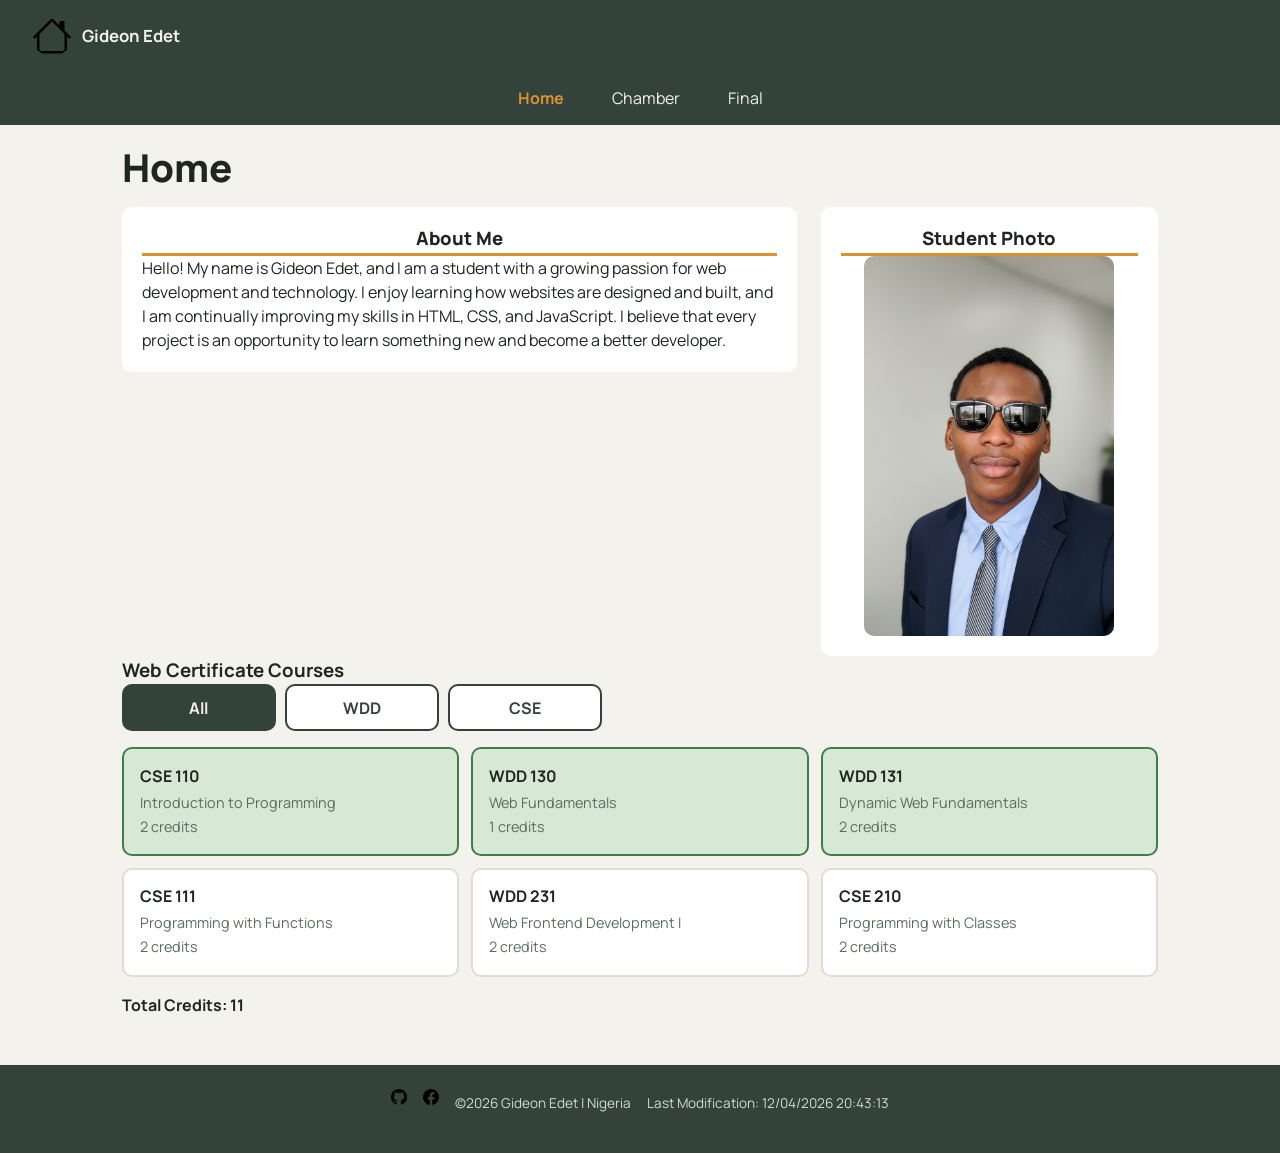
<file: index.html>
<!DOCTYPE html>
<html lang="en">

<head>
    <meta charset="UTF-8">
    <meta name="viewport" content="width=device-width, initial-scale=1.0">
    <title>WDD231 | Gideon Edet</title>

    <meta name="description"
        content="Course home page for WDD 131 by Gideon Edet featuring web development projects, resources, and assignments.">

    <meta name="author" content="Gideon Edet">

    <link rel="stylesheet" href="./styles/normalize.css">
    <link rel="stylesheet" href="./styles/base.css">
    <link rel="stylesheet" href="./styles/larger.css">

    <link href="https://fonts.googleapis.com/css2?family=Manrope:wght@400;500;700;800&display=swap" rel="stylesheet">
    <link rel="preconnect" href="https://fonts.googleapis.com">
    <link rel="preconnect" href="https://fonts.gstatic.com" crossorigin>
    <script src="./scripts/navigation.js" defer></script>


</head>

<body>

    <header class="site-header">
        <div class="branding">
            <img class="logo" src="./images/house.svg" alt="Gideon Edet site logo" width="40" height="40">
            <span class="site-name">Gideon Edet</span>
        </div>
        <button id="nav-toggle" class="nav-toggle" aria-label="Open navigation" aria-expanded="false">
            <span class="bar"></span>
            <span class="bar"></span>
            <span class="bar"></span>
        </button>
    </header>

    <nav id="primary-nav" class="primary-nav">
        <ul>
            <li><a href="index.html" class="active">Home</a></li>
            <li><a href="directory.html">Chamber</a></li>
            <li><a href="final/index.html">Final</a></li>
        </ul>
    </nav>


    <main>
        <h1>Home</h1>

        <section class="intro-grid">
            <article class="card about">
                <h2>About Me</h2>
                <p>Hello! My name is Gideon Edet, and I am a student with a growing passion for web development and
                    technology. I enjoy learning how websites are designed and built, and I am continually improving
                    my skills in HTML, CSS, and JavaScript. I believe that every project is an opportunity to learn
                    something new and become a better developer.</p>

            </article>




            <aside class="card photo">
                <h2>Student Photo</h2>
                <img src="./images/profile.jpg" alt="student photo">
            </aside>

        </section>


        <section class="course-section">
            <h3>Web Certificate Courses</h3>

            <div class="course-filters">
                <button id="all" class="filter-btn active">All</button>
                <button id="wdd" class="filter-btn">WDD</button>
                <button id="cse" class="filter-btn">CSE</button>
            </div>

            <div class="course-list"></div>
            <p id="total-credits" class="total-credits"></p>
        </section>

    </main>
    <footer class="site-footer">
        <div class="social-links">
            <a href="https://github.com/gideonedet20" target="_blank"><img src="./images/github.svg"
                    alt="github svg"></a>

            <a href="https://facebook.com/yourprofile" target="_blank"><img src="./images/facebook.svg"
                    alt="facebook svg"></a>
            <p class="copyright">©<span id="currentyear"></span> Gideon Edet | Nigeria</p>

            <p id="lastModified"></p>
        </div>
    </footer>


</body>

</html>
</file>
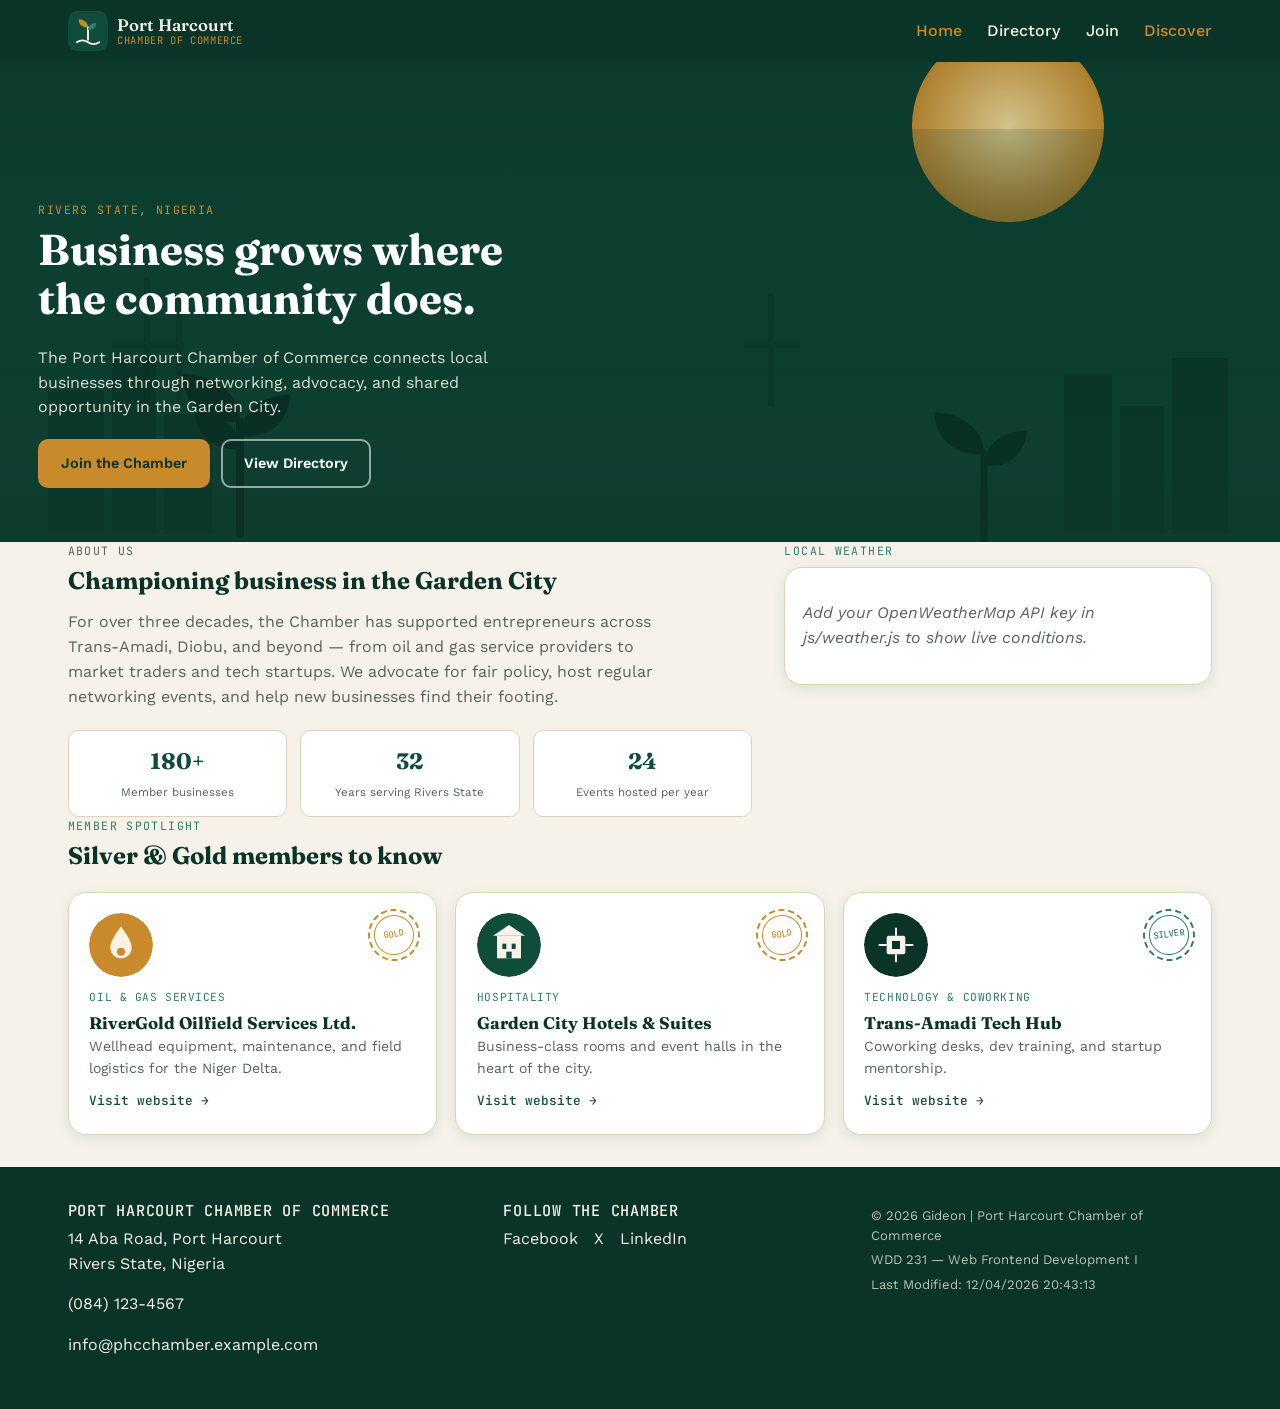
<file: chamber/index.html>
<!DOCTYPE html>
<html lang="en">

<head>
  <meta charset="UTF-8">
  <meta name="viewport" content="width=device-width, initial-scale=1.0">
  <title>Port Harcourt Chamber of Commerce</title>
  <meta name="description"
    content="The Port Harcourt Chamber of Commerce connects businesses in the Garden City through networking, advocacy, and a verified member directory.">
  <meta name="author" content="Gideon Edet">

  <!-- Favicon -->
  <link rel="icon" href="images/favicon.svg" type="image/svg+xml">
  <link rel="alternate icon" href="images/favicon.ico">


  <meta property="og:title" content="Port Harcourt Chamber of Commerce">
  <meta property="og:description"
    content="Connecting businesses in the Garden City through networking, advocacy, and a verified member directory.">
  <meta property="og:image" content="https://gideonedet20.github.io/wdd231/chamber/images/og-image.png">
  <meta property="og:url" content="https://gideonedet20.github.io/wdd231/chamber/index.html">
  <meta property="og:type" content="website">

  <!-- Fonts -->
  <link rel="preconnect" href="https://fonts.googleapis.com">
  <link rel="preconnect" href="https://fonts.gstatic.com" crossorigin>
  <link
    href="https://fonts.googleapis.com/css2?family=Fraunces:opsz,wght@9..144,500;9..144,600;9..144,900&family=Work+Sans:wght@400;500;600&family=JetBrains+Mono:wght@400;500&display=swap"
    rel="stylesheet">

  <!-- CSS: normalize first, then mobile-first, then wider-view rules -->
  <link rel="stylesheet" href="./style/normalize.css">
  <link rel="stylesheet" href="./style/small.css">
  <link rel="stylesheet" href="./style/larger.css">

  <script src="./scripts/common.js" defer></script>
  <script src="./scripts/weather.js" defer></script>
  <script src="./scripts/spotlight.js" defer></script>
</head>

<body>

  <header class="site-header">
    <div class="header-inner">
      <a href="index.html" class="brand">
        <img src="./images/images/favicon.svg" alt="" class="brand-mark" width="40" height="40">
        <span class="brand-text">
          <span class="brand-name">Port Harcourt</span>
          <span class="brand-sub">Chamber of Commerce</span>
        </span>
      </a>

      <button class="nav-toggle" id="navToggle" aria-expanded="false" aria-controls="primaryNav" aria-label="Open menu">
        <span class="bar"></span>
        <span class="bar"></span>
        <span class="bar"></span>
      </button>

      <nav class="primary-nav" id="primaryNav">
        <ul>
          <li><a href="../chamber/index.html" aria-current="page">Home</a></li>
          <li><a href="../chamber/directory.html">Directory</a></li>
          <li><a href="../join/join.html">Join</a></li>
          <li><a href="../decovery/discover.html" aria-current="page">Discover</a></li>
        </ul>
      </nav>
    </div>
  </header>

  <main class="home-main">

    <section class="hero" style="background-image: url('./images/images/hero.svg');">
      <div class="hero-overlay">
        <p class="eyebrow eyebrow-light">Rivers State, Nigeria</p>
        <h1>Business grows where the community does.</h1>
        <p class="hero-text">The Port Harcourt Chamber of Commerce connects local businesses through networking,
          advocacy, and shared opportunity in the Garden City.</p>
        <div class="hero-actions">
          <a href="join.html" class="btn btn-primary">Join the Chamber</a>
          <a href="directory.html" class="btn btn-ghost">View Directory</a>
        </div>
      </div>
    </section>

    <section class="info-weather">
      <div class="info-col">
        <p class="eyebrow">About Us</p>
        <h2>Championing business in the Garden City</h2>
        <p>For over three decades, the Chamber has supported entrepreneurs across Trans-Amadi, Diobu, and beyond &mdash;
          from oil and gas service providers to market traders and tech startups. We advocate for fair policy, host
          regular networking events, and help new businesses find their footing.</p>
        <ul class="stat-list">
          <li><span class="stat-number">180+</span><span class="stat-label">Member businesses</span></li>
          <li><span class="stat-number">32</span><span class="stat-label">Years serving Rivers State</span></li>
          <li><span class="stat-number">24</span><span class="stat-label">Events hosted per year</span></li>
        </ul>
      </div>

      <div class="weather-col" aria-label="Current weather in Port Harcourt">
        <p class="eyebrow">Local Weather</p>
        <div class="weather-card" id="weatherCard">
          <p class="loading-msg">Loading current conditions&hellip;</p>
        </div>
        <ul class="forecast-list" id="forecastList"></ul>
      </div>
    </section>

    <section class="spotlight">
      <p class="eyebrow">Member Spotlight</p>
      <h2>Silver &amp; Gold members to know</h2>
      <div class="spotlight-grid" id="spotlightGrid">
        <p class="loading-msg">Loading member spotlights&hellip;</p>
      </div>
    </section>

  </main>

  <footer class="site-footer">
    <div class="footer-inner">
      <div class="footer-col">
        <h2>Port Harcourt Chamber of Commerce</h2>
        <address>
          14 Aba Road, Port Harcourt<br>
          Rivers State, Nigeria
        </address>
        <p><a href="tel:+2348041234567">(084) 123-4567</a></p>
        <p><a href="mailto:info@phcchamber.example.com">info@phcchamber.example.com</a></p>
      </div>

      <div class="footer-col">
        <h2>Follow the Chamber</h2>
        <ul class="social-list">
          <li><a href="https://facebook.com" target="_blank" rel="noopener">Facebook</a></li>
          <li><a href="https://x.com" target="_blank" rel="noopener">X</a></li>
          <li><a href="https://linkedin.com" target="_blank" rel="noopener">LinkedIn</a></li>
        </ul>
      </div>

      <div class="footer-col footer-meta">
        <p>&copy; <span id="copyrightYear"></span> Gideon | Port Harcourt Chamber of Commerce</p>
        <p>WDD 231 &mdash; Web Frontend Development I</p>
        <p>Last Modified: <span id="lastModified"></span></p>
      </div>
    </div>
  </footer>

</body>

</html>
</file>
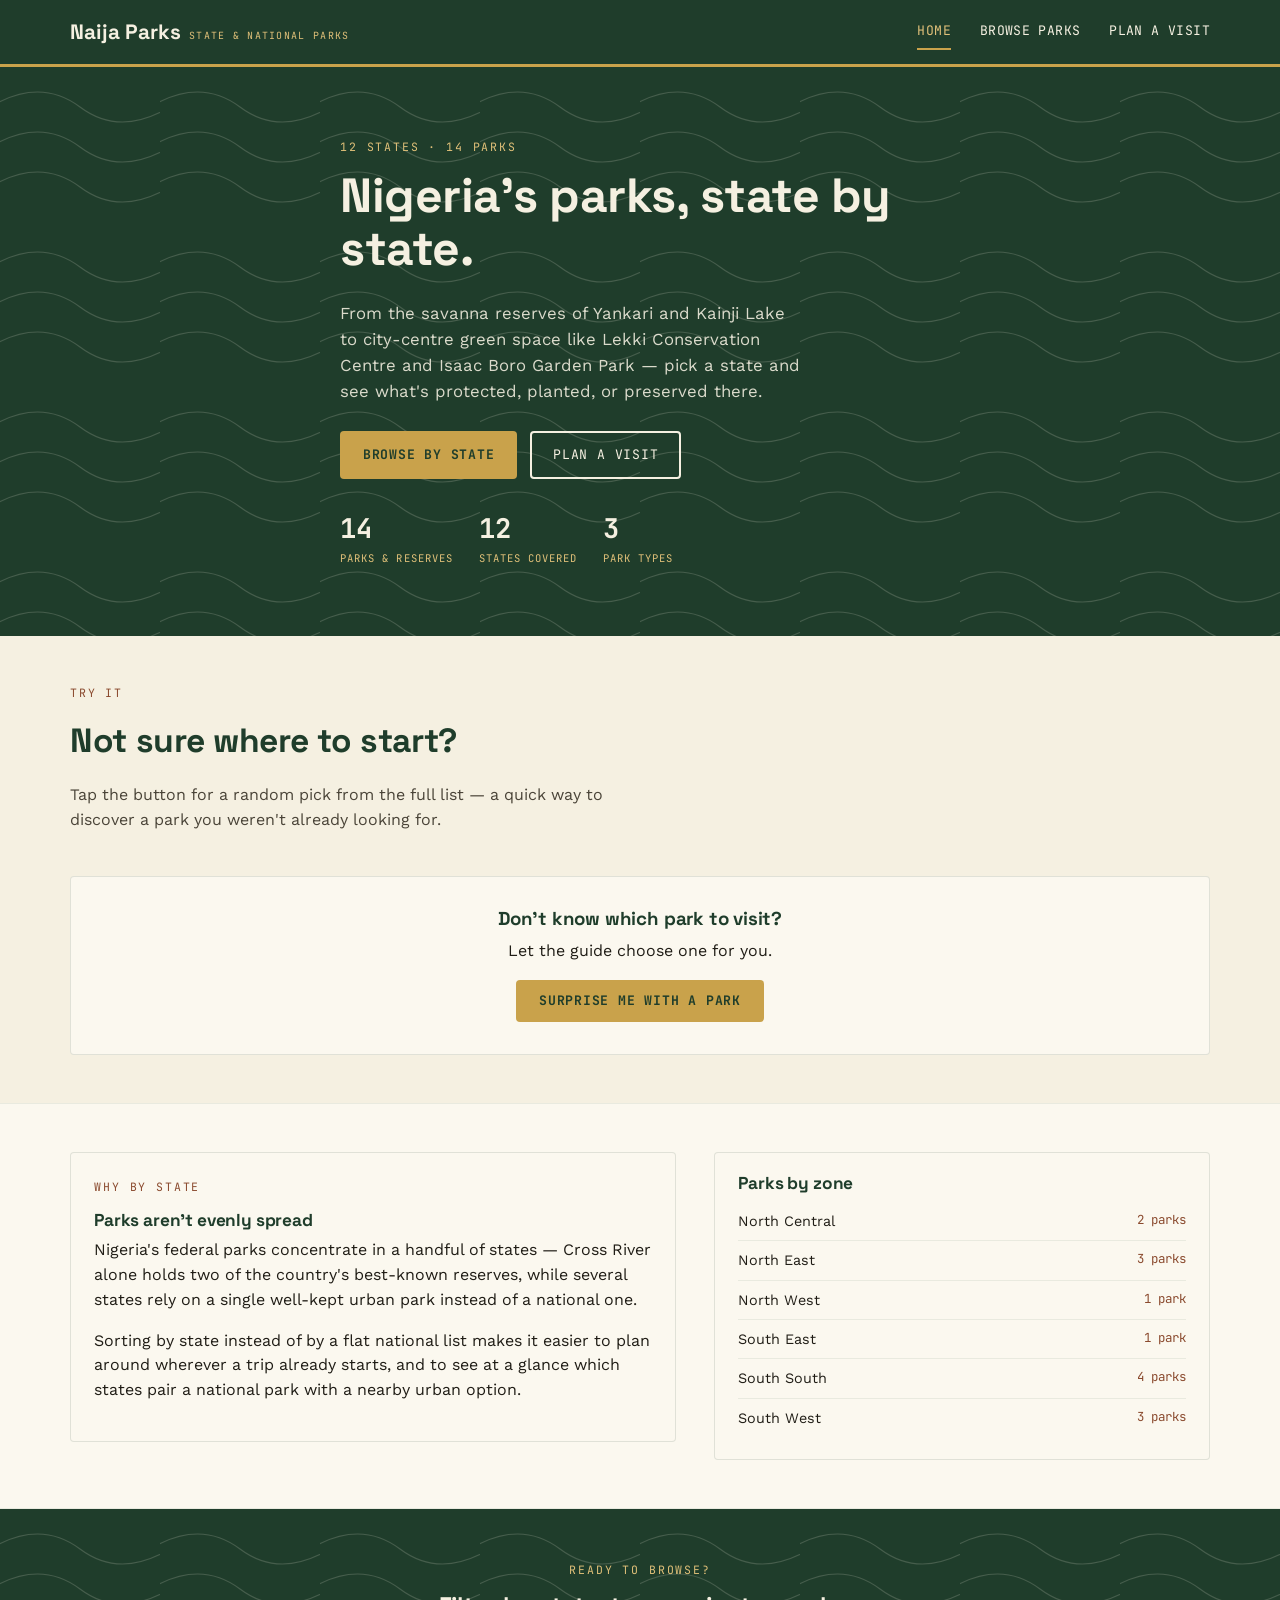
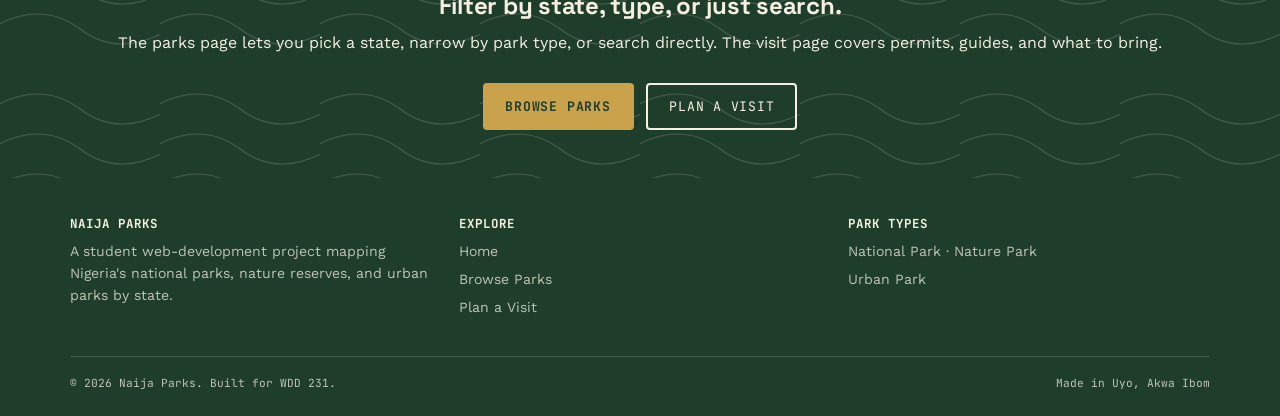
<file: proposal/index.html>
<!DOCTYPE html>
<html lang="en">
<head>
  <meta charset="UTF-8" />
  <meta name="viewport" content="width=device-width, initial-scale=1.0" />
  <title>Naija Parks — Nigeria's State &amp; National Parks Explorer</title>
  <meta name="description" content="Explore Nigeria's national parks, nature reserves, and urban parks by state — an interactive guide with search and filtering." />
  <link rel="preconnect" href="https://fonts.googleapis.com" />
  <link rel="preconnect" href="https://fonts.gstatic.com" crossorigin />
  <link href="https://fonts.googleapis.com/css2?family=Space+Grotesk:wght@500;700&family=Work+Sans:wght@400;500;600&family=JetBrains+Mono:wght@400;600&display=swap" rel="stylesheet" />
  <link rel="stylesheet" href="./styles/normalize.css" />
  <link rel="stylesheet" href="./styles/small.css" />
  <link rel="stylesheet" href="./styles/larger.css" media="screen and (min-width: 700px)" />
</head>
<body>
  <header class="site-header">
    <nav class="nav-bar" aria-label="Primary">
      <a class="brand" href="index.html">Naija Parks <span>State &amp; National Parks</span></a>
      <button class="nav-toggle" aria-expanded="false" aria-controls="nav-links">☰ Menu</button>
      <ul class="nav-links" id="nav-links">
        <li><a href="index.html" aria-current="page">Home</a></li>
        <li><a href="parks.html">Browse Parks</a></li>
        <li><a href="plan-visit.html">Plan a Visit</a></li>
      </ul>
    </nav>
  </header>

  <main>
    <section class="hero contour-band">
      <div class="container hero-inner">
        <span class="eyebrow">12 states · 14 parks</span>
        <h1>Nigeria's parks, state by state.</h1>
        <p class="lede">From the savanna reserves of Yankari and Kainji Lake to city-centre green space like Lekki Conservation Centre and Isaac Boro Garden Park — pick a state and see what's protected, planted, or preserved there.</p>
        <div class="hero-ctas">
          <a class="btn btn-primary" href="parks.html">Browse by state</a>
          <a class="btn btn-ghost" href="plan-visit.html">Plan a visit</a>
        </div>
        <dl class="hero-stats">
          <div><dt>14</dt><dd>Parks &amp; reserves</dd></div>
          <div><dt>12</dt><dd>States covered</dd></div>
          <div><dt>3</dt><dd>Park types</dd></div>
        </dl>
      </div>
    </section>

    <section class="section">
      <div class="container">
        <div class="section-head">
          <span class="eyebrow">Try it</span>
          <h2>Not sure where to start?</h2>
          <p>Tap the button for a random pick from the full list — a quick way to discover a park you weren't already looking for.</p>
        </div>
        <div class="picker-panel">
          <h3>Don't know which park to visit?</h3>
          <p>Let the guide choose one for you.</p>
          <button class="btn btn-primary" id="surprise-btn" type="button">Surprise me with a park</button>
          <div class="picker-result" id="surprise-result" aria-live="polite"></div>
        </div>
      </div>
    </section>

    <section class="section section-alt">
      <div class="container">
        <div class="split">
          <div class="split-panel">
            <span class="eyebrow" style="color: var(--clay);">Why by state</span>
            <h3>Parks aren't evenly spread</h3>
            <p>Nigeria's federal parks concentrate in a handful of states — Cross River alone holds two of the country's best-known reserves, while several states rely on a single well-kept urban park instead of a national one.</p>
            <p>Sorting by state instead of by a flat national list makes it easier to plan around wherever a trip already starts, and to see at a glance which states pair a national park with a nearby urban option.</p>
          </div>
          <div class="split-panel">
            <h3>Parks by zone</h3>
            <ul class="region-list">
              <li>North Central <span class="count">2 parks</span></li>
              <li>North East <span class="count">3 parks</span></li>
              <li>North West <span class="count">1 park</span></li>
              <li>South East <span class="count">1 park</span></li>
              <li>South South <span class="count">4 parks</span></li>
              <li>South West <span class="count">3 parks</span></li>
            </ul>
          </div>
        </div>
      </div>
    </section>

    <section class="section contour-band">
      <div class="container" style="text-align:center;">
        <span class="eyebrow">Ready to browse?</span>
        <h2 style="max-width: 32ch; margin-inline: auto;">Filter by state, type, or just search.</h2>
        <p class="lede" style="margin-inline: auto;">The parks page lets you pick a state, narrow by park type, or search directly. The visit page covers permits, guides, and what to bring.</p>
        <div class="hero-ctas" style="justify-content: center;">
          <a class="btn btn-primary" href="parks.html">Browse parks</a>
          <a class="btn btn-ghost" href="plan-visit.html">Plan a visit</a>
        </div>
      </div>
    </section>
  </main>

  <footer class="site-footer">
    <div class="container">
      <div class="footer-grid">
        <div>
          <h4>Naija Parks</h4>
          <p>A student web-development project mapping Nigeria's national parks, nature reserves, and urban parks by state.</p>
        </div>
        <div>
          <h4>Explore</h4>
          <ul>
            <li><a href="index.html">Home</a></li>
            <li><a href="parks.html">Browse Parks</a></li>
            <li><a href="plan-visit.html">Plan a Visit</a></li>
          </ul>
        </div>
        <div>
          <h4>Park types</h4>
          <ul>
            <li>National Park · Nature Park</li>
            <li>Urban Park</li>
          </ul>
        </div>
      </div>
      <div class="footer-bottom">
        <span>© <span id="current-year">2026</span> Naija Parks. Built for WDD 231.</span>
        <span>Made in Uyo, Akwa Ibom</span>
      </div>
    </div>
  </footer>

  <script src="./scripts/main.js"></script>
  <script src="./scripts/picker.js"></script>
</body>
</html>
</file>
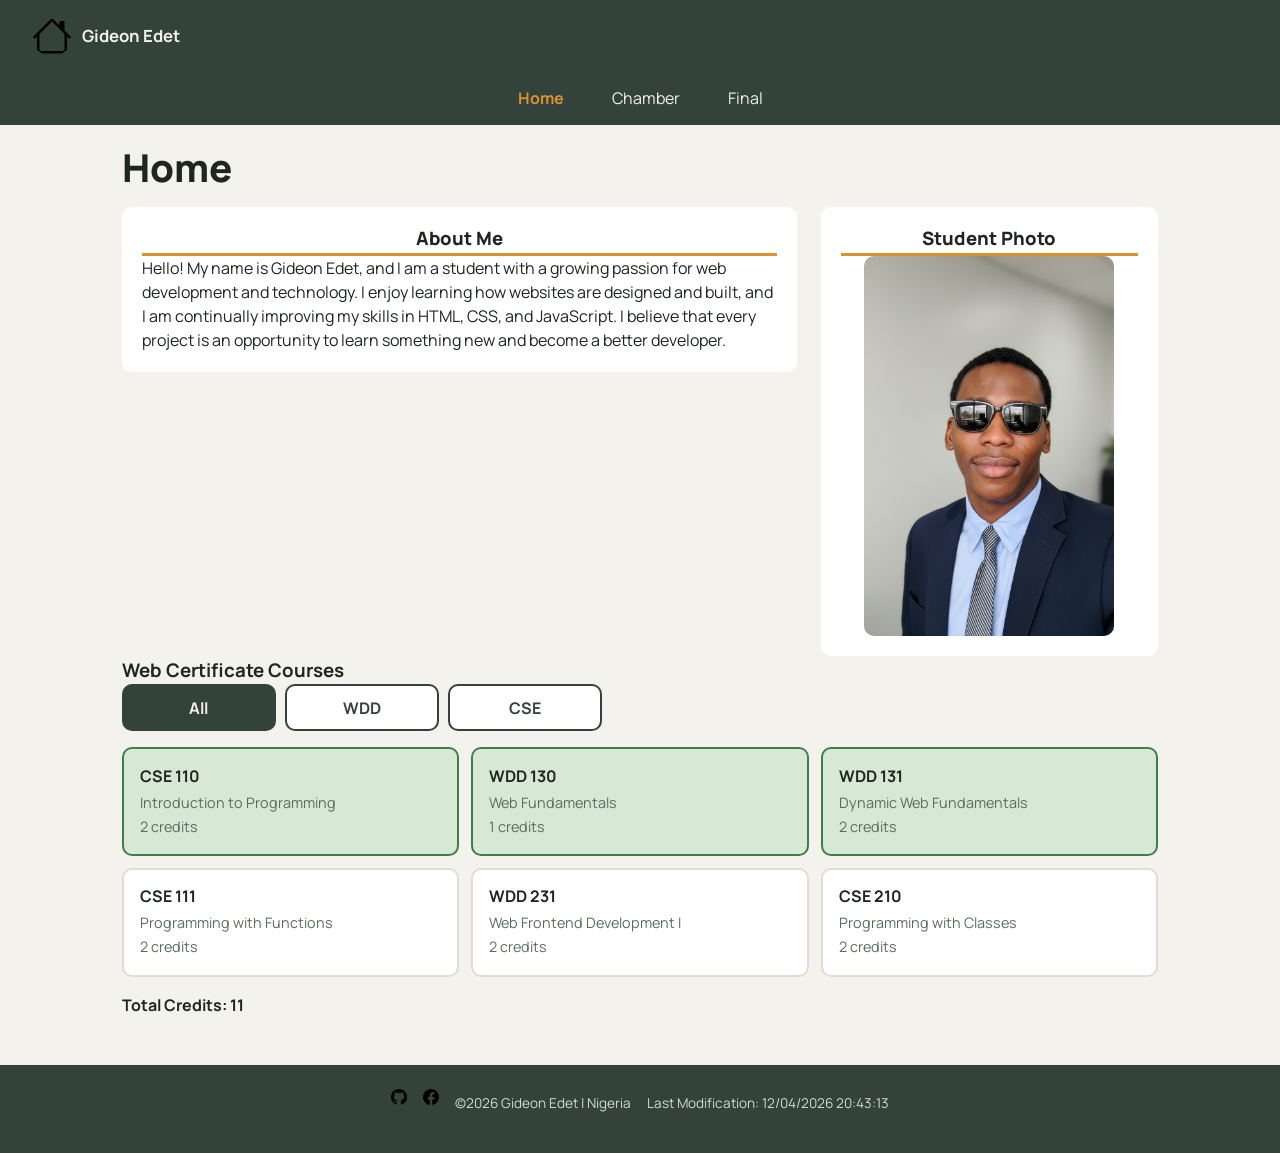
<file: week1/index.html>
<!DOCTYPE html>
<html lang="en">

<head>
    <meta charset="UTF-8">
    <meta name="viewport" content="width=device-width, initial-scale=1.0">
    <title>WDD231 | Gideon Edet</title>

    <meta name="description"
        content="Course home page for WDD 131 by Gideon Edet featuring web development projects, resources, and assignments.">

    <meta name="author" content="Gideon Edet">


    <link rel="stylesheet" href="./styles/normalize.css">
    <link rel="stylesheet" href="./styles/base.css">
    <link rel="stylesheet" href="./styles/larger.css">

    <link href="https://fonts.googleapis.com/css2?family=Manrope:wght@400;500;700;800&display=swap" rel="stylesheet">
    <link rel="preconnect" href="https://fonts.googleapis.com">
    <link rel="preconnect" href="https://fonts.gstatic.com" crossorigin>
    <script src="./scripts/navigation.js" defer></script>


</head>

<body>

    <header class="site-header">
        <div class="branding">
            <img class="logo" src="./images/house.svg" alt="Gideon Edet site logo" width="40" height="40">
            <span class="site-name">Gideon Edet</span>
        </div>
        <button id="nav-toggle" class="nav-toggle" aria-label="Open navigation" aria-expanded="false">
            <span class="bar"></span>
            <span class="bar"></span>
            <span class="bar"></span>
        </button>
    </header>

    <nav id="primary-nav" class="primary-nav">
        <ul>
            <li><a href="index.html" class="active">Home</a></li>
            <li><a href="chamber/index.html">Chamber</a></li>
            <li><a href="final/index.html">Final</a></li>
        </ul>
    </nav>


    <main>
        <h1>Home</h1>

        <section class="intro-grid">
            <article class="card about">
                <h2>About Me</h2>
                <p>Hello! My name is Gideon Edet, and I am a student with a growing passion for web development and
                    technology. I enjoy learning how websites are designed and built, and I am continually improving
                    my skills in HTML, CSS, and JavaScript. I believe that every project is an opportunity to learn
                    something new and become a better developer.</p>

            </article>




            <aside class="card photo">
                <h2>Student Photo</h2>
                <img src="./images/profile.jpg" alt="student photo">
            </aside>

        </section>


        <section class="course-section">
            <h3>Web Certificate Courses</h3>

            <div class="course-filters">
                <button id="all" class="filter-btn active">All</button>
                <button id="wdd" class="filter-btn">WDD</button>
                <button id="cse" class="filter-btn">CSE</button>
            </div>

            <div class="course-list"></div>
            <p id="total-credits" class="total-credits"></p>
        </section>

    </main>
    <footer class="site-footer">
        <div class="social-links">
            <a href="https://github.com/gideonedet20" target="_blank"><img src="./images/github.svg"
                    alt="github svg"></a>

            <a href="https://facebook.com/yourprofile" target="_blank"><img src="./images/facebook.svg"
                    alt="facebook svg"></a>
            <p class="copyright">©<span id="currentyear"></span> Gideon Edet | Nigeria</p>

            <p id="lastModified"></p>
        </div>
    </footer>


</body>

</html>
</file>
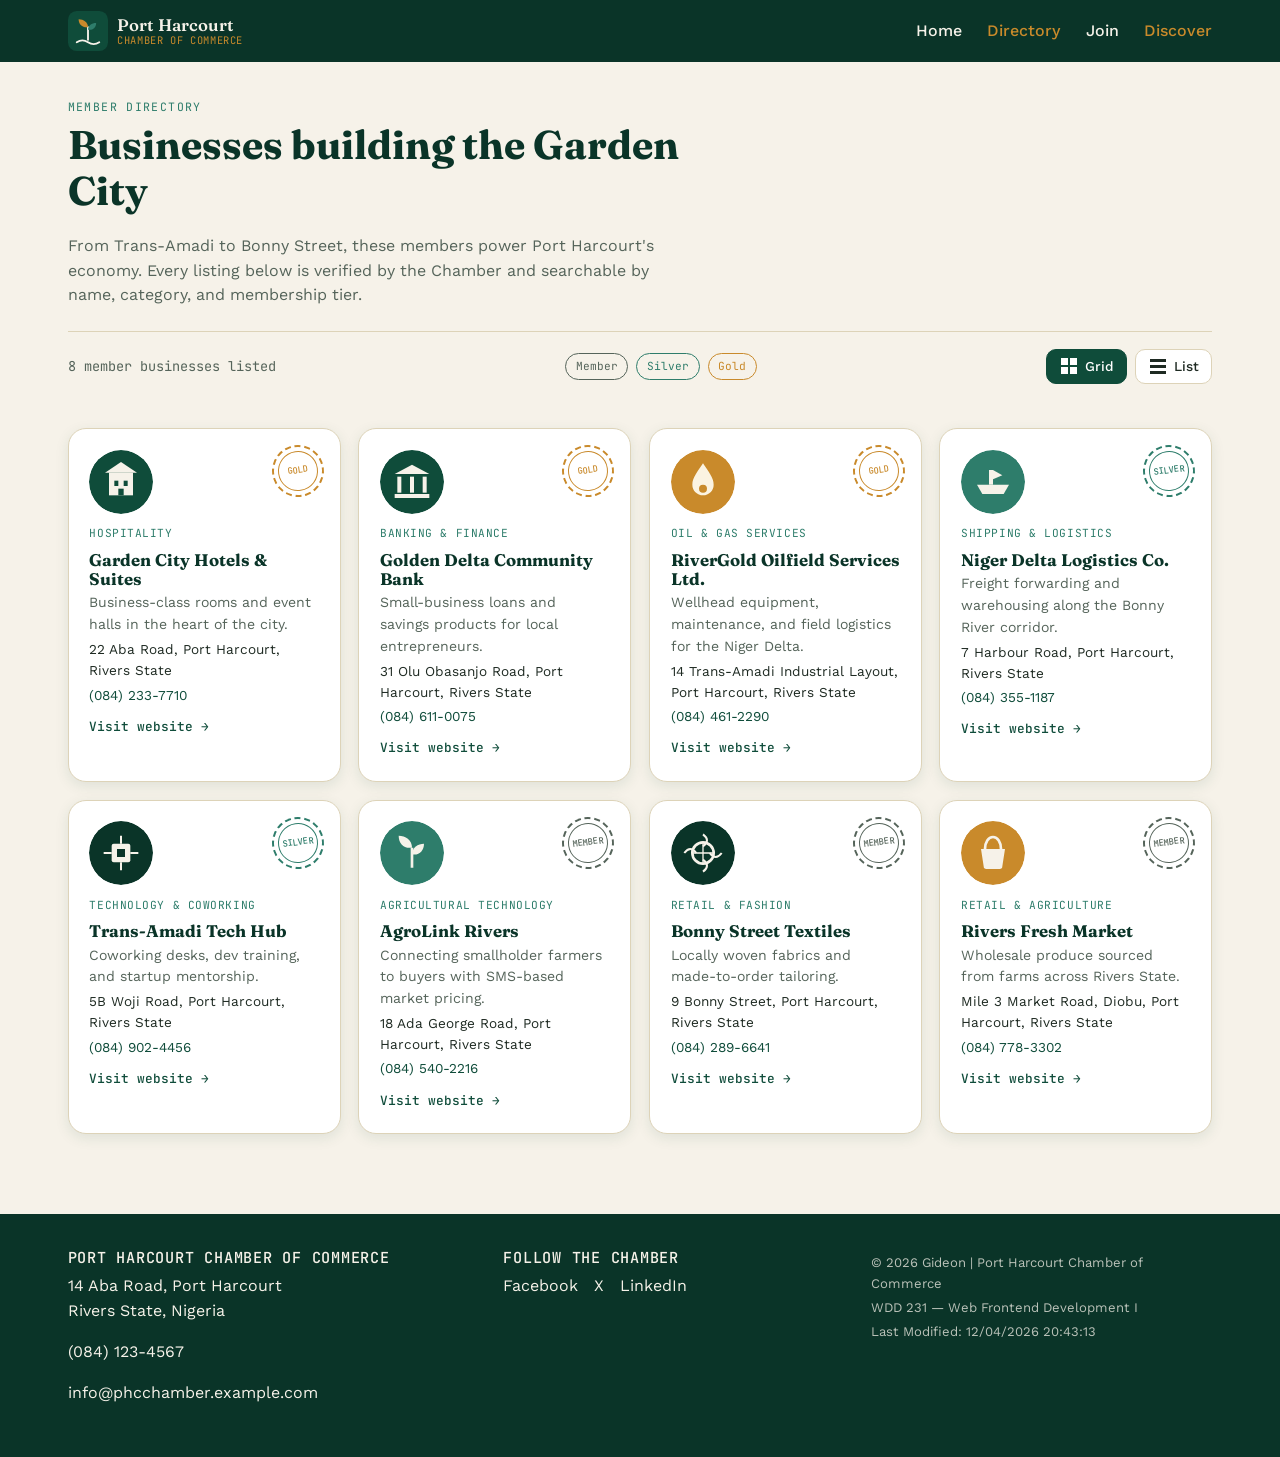
<file: chamber/directory.html>
<!DOCTYPE html>
<html lang="en">

<head>
  <meta charset="UTF-8">
  <meta name="viewport" content="width=device-width, initial-scale=1.0">
  <title>Member Directory | Port Harcourt Chamber of Commerce</title>
  <meta name="description"
    content="Browse verified member businesses of the Port Harcourt Chamber of Commerce, from oil and gas services to local retail and agri-tech.">
  <meta name="author" content="Gideon Edet">

  <!-- Favicon -->
  <link rel="icon" href="images/favicon.svg" type="image/svg+xml">
  <link rel="alternate icon" href="images/favicon.ico">

  <meta property="og:title" content="Port Harcourt Chamber of Commerce | Member Directory">
  <meta property="og:description"
    content="Browse verified member businesses of the Port Harcourt Chamber of Commerce, from oil and gas services to local retail and agri-tech.">
  <meta property="og:image" content="https://gideonedet20.github.io/wdd231/chamber/images/og-image.png">
  <meta property="og:url" content="https://gideonedet20.github.io/wdd231/chamber/directory.html">
  <meta property="og:type" content="website">

  <!-- Fonts -->
  <link rel="preconnect" href="https://fonts.googleapis.com">
  <link rel="preconnect" href="https://fonts.gstatic.com" crossorigin>
  <link
    href="https://fonts.googleapis.com/css2?family=Fraunces:opsz,wght@9..144,500;9..144,600;9..144,900&family=Work+Sans:wght@400;500;600&family=JetBrains+Mono:wght@400;500&display=swap"
    rel="stylesheet">

  <!-- CSS: normalize first, then mobile-first, then wider-view rules -->
  <link rel="stylesheet" href="styles/normalize.css">
  <link rel="stylesheet" href="styles/small.css">
  <link rel="stylesheet" href="styles/larger.css">

  <script src="scripts/directory.js" defer></script>
</head>

<body>

  <header class="site-header">
    <div class="header-inner">
      <a href="index.html" class="brand">
        <img src="images/favicon.svg" alt="" class="brand-mark" width="40" height="40">
        <span class="brand-text">
          <span class="brand-name">Port Harcourt</span>
          <span class="brand-sub">Chamber of Commerce</span>
        </span>
      </a>

      <button class="nav-toggle" id="navToggle" aria-expanded="false" aria-controls="primaryNav" aria-label="Open menu">
        <span class="bar"></span>
        <span class="bar"></span>
        <span class="bar"></span>
      </button>

      <nav class="primary-nav" id="primaryNav">
        <ul>
          <li><a href="../chamber/index.html">Home</a></li>
          <li><a href="../chamber/directory.html" aria-current="page">Directory</a></li>
          <li><a href="../join/join.html">Join</a></li>
          <li><a href="../decovery/discover.html" aria-current="page">Discover</a></li>
        </ul>
      </nav>
    </div>
  </header>

  <main>

    <section class="directory-intro">
      <p class="eyebrow">Member Directory</p>
      <h1>Businesses building the Garden City</h1>
      <p class="intro-text">From Trans-Amadi to Bonny Street, these members power Port Harcourt's economy. Every listing
        below is verified by the Chamber and searchable by name, category, and membership tier.</p>

      <div class="directory-controls">
        <p class="member-count" id="memberCount" aria-live="polite">Loading members&hellip;</p>

        <div class="tier-legend" aria-hidden="false">
          <span class="tier-chip tier-1">Member</span>
          <span class="tier-chip tier-2">Silver</span>
          <span class="tier-chip tier-3">Gold</span>
        </div>

        <div class="view-toggle" role="group" aria-label="Choose display style">
          <button type="button" id="gridBtn" class="toggle-btn active" aria-pressed="true">
            <svg width="18" height="18" viewBox="0 0 18 18" aria-hidden="true">
              <rect x="1" y="1" width="7" height="7" />
              <rect x="10" y="1" width="7" height="7" />
              <rect x="1" y="10" width="7" height="7" />
              <rect x="10" y="10" width="7" height="7" />
            </svg>
            Grid
          </button>
          <button type="button" id="listBtn" class="toggle-btn" aria-pressed="false">
            <svg width="18" height="18" viewBox="0 0 18 18" aria-hidden="true">
              <rect x="1" y="2" width="16" height="3" />
              <rect x="1" y="8" width="16" height="3" />
              <rect x="1" y="14" width="16" height="3" />
            </svg>
            List
          </button>
        </div>
      </div>
    </section>

    <section aria-label="Member business listings">
      <div class="directory-wrapper grid-view" id="directory">
        <p class="loading-msg">Fetching member directory&hellip;</p>
      </div>
    </section>

  </main>

  <footer class="site-footer">
    <div class="footer-inner">
      <div class="footer-col">
        <h2>Port Harcourt Chamber of Commerce</h2>
        <address>
          14 Aba Road, Port Harcourt<br>
          Rivers State, Nigeria
        </address>
        <p><a href="tel:+2348041234567">(084) 123-4567</a></p>
        <p><a href="mailto:info@phcchamber.example.com">info@phcchamber.example.com</a></p>
      </div>

      <div class="footer-col">
        <h2>Follow the Chamber</h2>
        <ul class="social-list">
          <li><a href="https://facebook.com" target="_blank" rel="noopener">Facebook</a></li>
          <li><a href="https://x.com" target="_blank" rel="noopener">X</a></li>
          <li><a href="https://linkedin.com" target="_blank" rel="noopener">LinkedIn</a></li>
        </ul>
      </div>

      <div class="footer-col footer-meta">
        <p>&copy; <span id="copyrightYear"></span> Gideon | Port Harcourt Chamber of Commerce</p>
        <p>WDD 231 &mdash; Web Frontend Development I</p>
        <p>Last Modified: <span id="lastModified"></span></p>
      </div>
    </div>
  </footer>

</body>

</html>
</file>
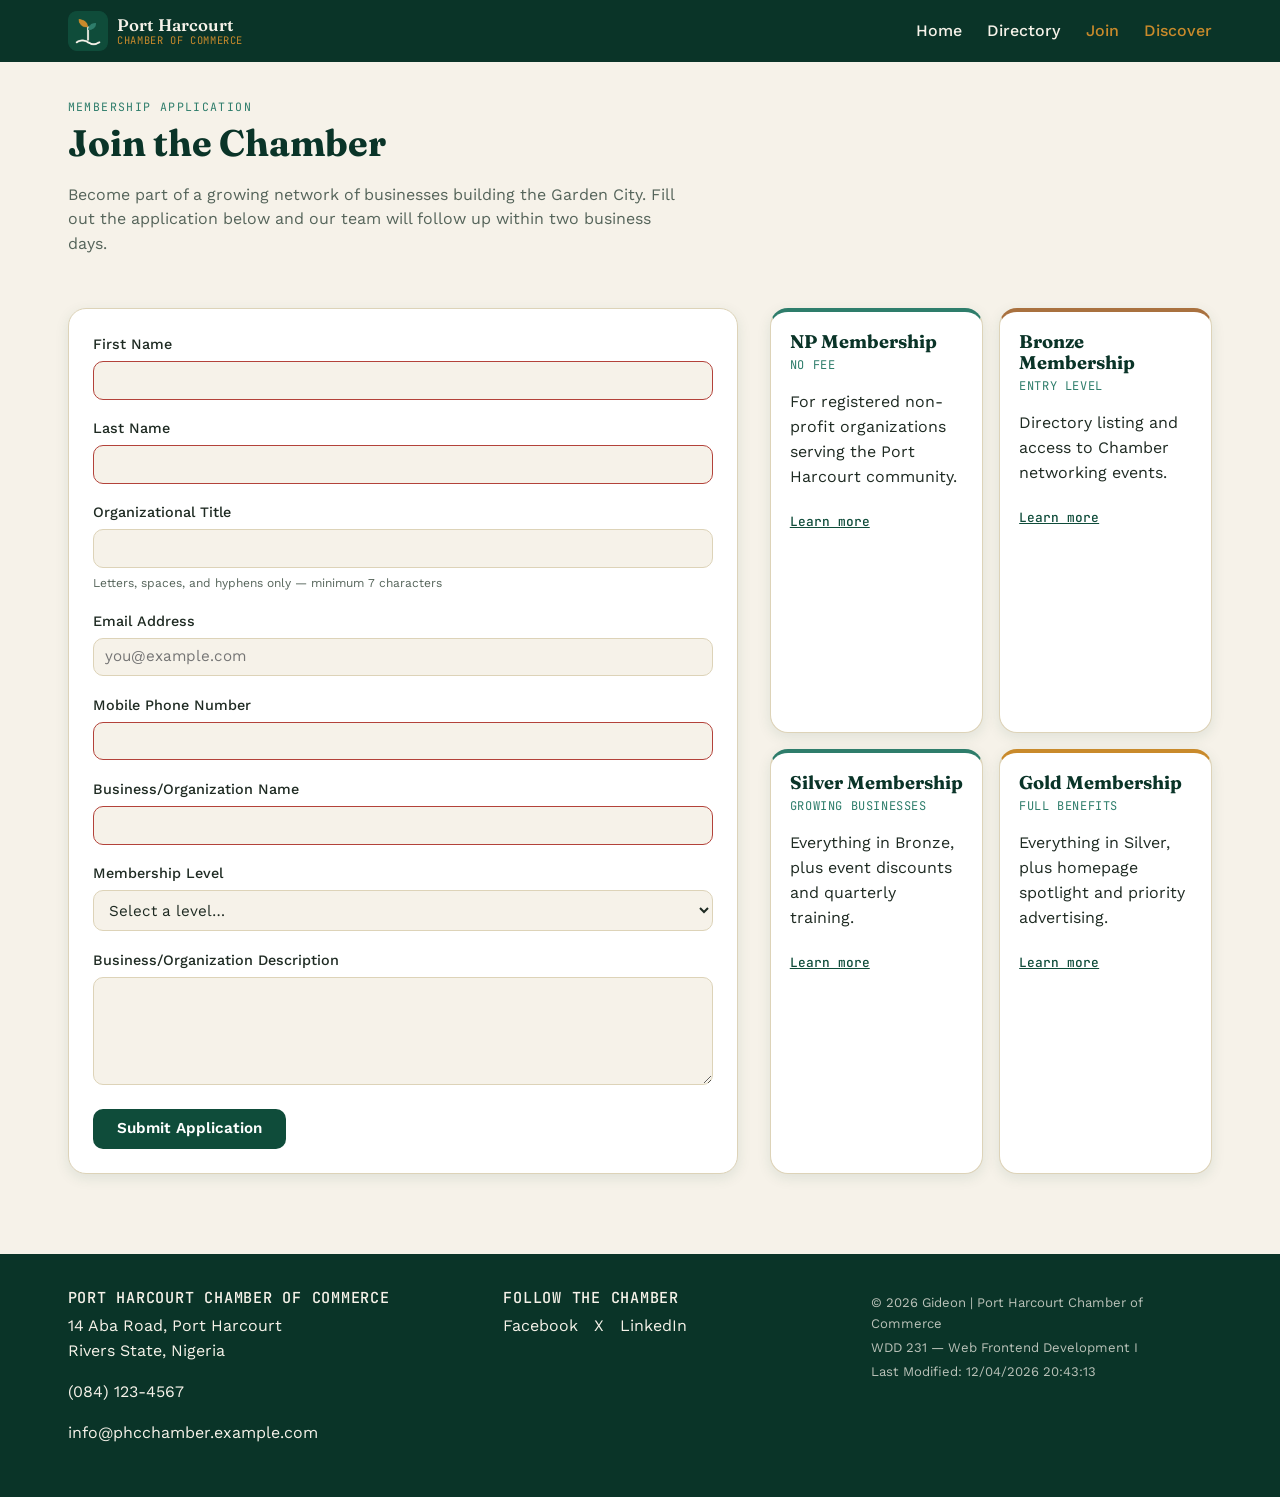
<file: join/join.html>
<!DOCTYPE html>
<html lang="en">

<head>
  <meta charset="UTF-8">
  <meta name="viewport" content="width=device-width, initial-scale=1.0">
  <title>Join the Chamber | Port Harcourt Chamber of Commerce</title>
  <meta name="description"
    content="Apply for membership with the Port Harcourt Chamber of Commerce. Choose from NP, Bronze, Silver, and Gold membership levels.">
  <meta name="author" content="Gideon Edet">

  <!-- Favicon -->
  <link rel="icon" href="images/favicon.svg" type="image/svg+xml">
  <link rel="alternate icon" href="images/favicon.ico">

  <!-- Facebook / Open Graph meta -->
  <meta property="og:title" content="Port Harcourt Chamber of Commerce | Join the Chamber">
  <meta property="og:description"
    content="Apply for membership with the Port Harcourt Chamber of Commerce. Choose from NP, Bronze, Silver, and Gold membership levels.">
  <meta property="og:image" content="https://gideonedet20.github.io/wdd231/chamber/images/og-image.png">
  <meta property="og:url" content="https://gideonedet20.github.io/wdd231/chamber/join.html">
  <meta property="og:type" content="website">

  <!-- Fonts -->
  <link rel="preconnect" href="https://fonts.googleapis.com">
  <link rel="preconnect" href="https://fonts.gstatic.com" crossorigin>
  <link
    href="https://fonts.googleapis.com/css2?family=Fraunces:opsz,wght@9..144,500;9..144,600;9..144,900&family=Work+Sans:wght@400;500;600&family=JetBrains+Mono:wght@400;500&display=swap"
    rel="stylesheet">

  <!-- CSS: normalize first, then mobile-first, then wider-view rules -->
  <link rel="stylesheet" href="./styles/normalize.css">
  <link rel="stylesheet" href="./styles/small.css">
  <link rel="stylesheet" href="./styles/larger.css">

  <script src="./scripts/join.js" defer></script>
</head>

<body>

  <header class="site-header">
    <div class="header-inner">
      <a href="index.html" class="brand">
        <img src="../chamber/images/favicon.ico" alt="" class="brand-mark" width="40" height="40">
        <span class="brand-text">
          <span class="brand-name">Port Harcourt</span>
          <span class="brand-sub">Chamber of Commerce</span>
        </span>
      </a>

      <button class="nav-toggle" id="navToggle" aria-expanded="false" aria-controls="primaryNav" aria-label="Open menu">
        <span class="bar"></span>
        <span class="bar"></span>
        <span class="bar"></span>
      </button>

      <nav class="primary-nav" id="primaryNav">
        <ul>
          <li><a href="../chamber/index.html">Home</a></li>
          <li><a href="../chamber/directory.html">Directory</a></li>
          <li><a href="join.html" aria-current="page">Join</a></li>
          <li><a href="../decovery/discover.html" aria-current="page">Discover</a></li>
        </ul>
      </nav>
    </div>
  </header>

  <main>

    <section class="join-intro">
      <p class="eyebrow">Membership Application</p>
      <h1>Join the Chamber</h1>
      <p class="intro-text">Become part of a growing network of businesses building the Garden City. Fill out the
        application below and our team will follow up within two business days.</p>
    </section>

    <section class="join-layout" aria-label="Membership application and levels">

      <form class="app-form" method="get" action="thankyou.html">

        <label for="firstName">
          First Name
          <input type="text" id="firstName" name="firstName" title="Your first name" autocomplete="given-name" required>
        </label>

        <label for="lastName">
          Last Name
          <input type="text" id="lastName" name="lastName" title="Your last name" autocomplete="family-name" required>
        </label>

        <label for="orgTitle">
          Organizational Title
          <input type="text" id="orgTitle" name="orgTitle" title="Your title within your organization"
            autocomplete="organization-title" pattern="[A-Za-z\s\-]{7,}">
          <span class="field-hint">Letters, spaces, and hyphens only &mdash; minimum 7 characters</span>
        </label>

        <label for="email">
          Email Address
          <input type="email" id="email" name="email" title="Your email address" autocomplete="email"
            placeholder="you@example.com" required>
        </label>

        <label for="phone">
          Mobile Phone Number
          <input type="tel" id="phone" name="phone" title="Your mobile phone number" autocomplete="tel" required>
        </label>

        <label for="orgName">
          Business/Organization Name
          <input type="text" id="orgName" name="orgName" title="Your business or organization name"
            autocomplete="organization" required>
        </label>

        <label for="membership">
          Membership Level
          <select id="membership" name="membership" title="Choose a membership level" required>
            <option value="" disabled selected>Select a level&hellip;</option>
            <option value="np">NP Membership</option>
            <option value="bronze">Bronze Membership</option>
            <option value="silver">Silver Membership</option>
            <option value="gold">Gold Membership</option>
          </select>
        </label>

        <label for="orgDescription">
          Business/Organization Description
          <textarea id="orgDescription" name="orgDescription" title="Describe your business or organization"
            rows="5"></textarea>
        </label>

        <input type="hidden" name="timestamp" id="timestamp">

        <input type="submit" value="Submit Application" class="submit-btn">

      </form>

      <div class="tier-cards">

        <article class="tier-card tier-card-np">
          <h2>NP Membership</h2>
          <p class="tier-price">No fee</p>
          <p>For registered non-profit organizations serving the Port Harcourt community.</p>
          <button type="button" class="tier-link" data-modal="modal-np">Learn more</button>
        </article>

        <article class="tier-card tier-card-bronze">
          <h2>Bronze Membership</h2>
          <p class="tier-price">Entry level</p>
          <p>Directory listing and access to Chamber networking events.</p>
          <button type="button" class="tier-link" data-modal="modal-bronze">Learn more</button>
        </article>

        <article class="tier-card tier-card-silver">
          <h2>Silver Membership</h2>
          <p class="tier-price">Growing businesses</p>
          <p>Everything in Bronze, plus event discounts and quarterly training.</p>
          <button type="button" class="tier-link" data-modal="modal-silver">Learn more</button>
        </article>

        <article class="tier-card tier-card-gold">
          <h2>Gold Membership</h2>
          <p class="tier-price">Full benefits</p>
          <p>Everything in Silver, plus homepage spotlight and priority advertising.</p>
          <button type="button" class="tier-link" data-modal="modal-gold">Learn more</button>
        </article>

      </div>

    </section>

  </main>

  <!-- Modals -->
  <div class="modal-overlay" id="modal-np" role="dialog" aria-modal="true" aria-labelledby="modal-np-title">
    <div class="modal-box">
      <button type="button" class="modal-close" aria-label="Close dialog">&times;</button>
      <h2 id="modal-np-title">NP Membership</h2>
      <p class="tier-price">No fee</p>
      <ul>
        <li>Directory listing with your organization's mission</li>
        <li>Invitations to community networking events</li>
        <li>Access to Chamber volunteer opportunities</li>
      </ul>
    </div>
  </div>

  <div class="modal-overlay" id="modal-bronze" role="dialog" aria-modal="true" aria-labelledby="modal-bronze-title">
    <div class="modal-box">
      <button type="button" class="modal-close" aria-label="Close dialog">&times;</button>
      <h2 id="modal-bronze-title">Bronze Membership</h2>
      <p class="tier-price">Entry level</p>
      <ul>
        <li>Standard directory listing</li>
        <li>Access to monthly networking mixers</li>
        <li>Chamber newsletter subscription</li>
      </ul>
    </div>
  </div>

  <div class="modal-overlay" id="modal-silver" role="dialog" aria-modal="true" aria-labelledby="modal-silver-title">
    <div class="modal-box">
      <button type="button" class="modal-close" aria-label="Close dialog">&times;</button>
      <h2 id="modal-silver-title">Silver Membership</h2>
      <p class="tier-price">Growing businesses</p>
      <ul>
        <li>Enhanced directory listing with logo seal</li>
        <li>20% discount on Chamber-hosted events</li>
        <li>Quarterly business training workshops</li>
        <li>Early access to networking event registration</li>
      </ul>
    </div>
  </div>

  <div class="modal-overlay" id="modal-gold" role="dialog" aria-modal="true" aria-labelledby="modal-gold-title">
    <div class="modal-box">
      <button type="button" class="modal-close" aria-label="Close dialog">&times;</button>
      <h2 id="modal-gold-title">Gold Membership</h2>
      <p class="tier-price">Full benefits</p>
      <ul>
        <li>Featured spotlight placement on the home page</li>
        <li>Priority advertising in the member directory</li>
        <li>40% discount on Chamber-hosted events</li>
        <li>Unlimited access to training workshops</li>
        <li>Dedicated Chamber account contact</li>
      </ul>
    </div>
  </div>

  <footer class="site-footer">
    <div class="footer-inner">
      <div class="footer-col">
        <h2>Port Harcourt Chamber of Commerce</h2>
        <address>
          14 Aba Road, Port Harcourt<br>
          Rivers State, Nigeria
        </address>
        <p><a href="tel:+2348041234567">(084) 123-4567</a></p>
        <p><a href="mailto:info@phcchamber.example.com">info@phcchamber.example.com</a></p>
      </div>

      <div class="footer-col">
        <h2>Follow the Chamber</h2>
        <ul class="social-list">
          <li><a href="https://facebook.com" target="_blank" rel="noopener">Facebook</a></li>
          <li><a href="https://x.com" target="_blank" rel="noopener">X</a></li>
          <li><a href="https://linkedin.com" target="_blank" rel="noopener">LinkedIn</a></li>
        </ul>
      </div>

      <div class="footer-col footer-meta">
        <p>&copy; <span id="copyrightYear"></span> Gideon | Port Harcourt Chamber of Commerce</p>
        <p>WDD 231 &mdash; Web Frontend Development I</p>
        <p>Last Modified: <span id="lastModified"></span></p>
      </div>
    </div>
  </footer>

</body>

</html>
</file>
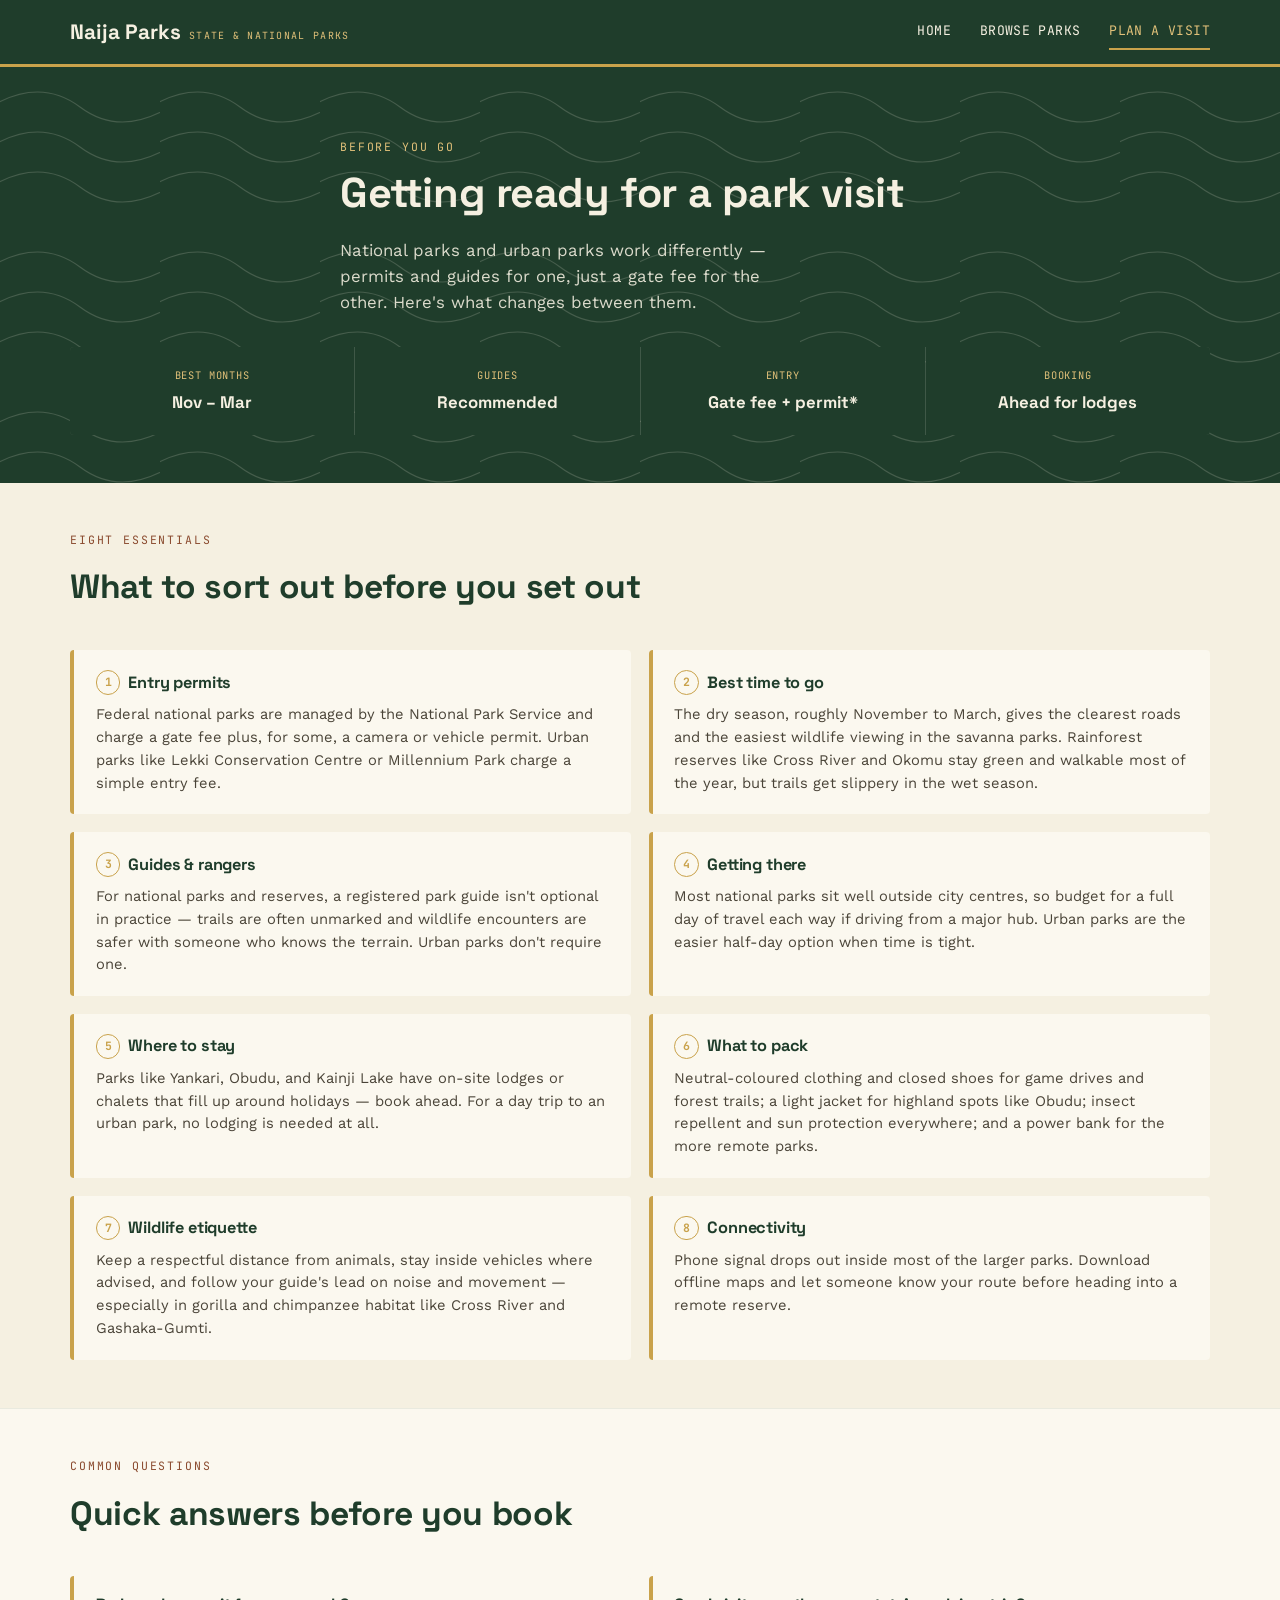
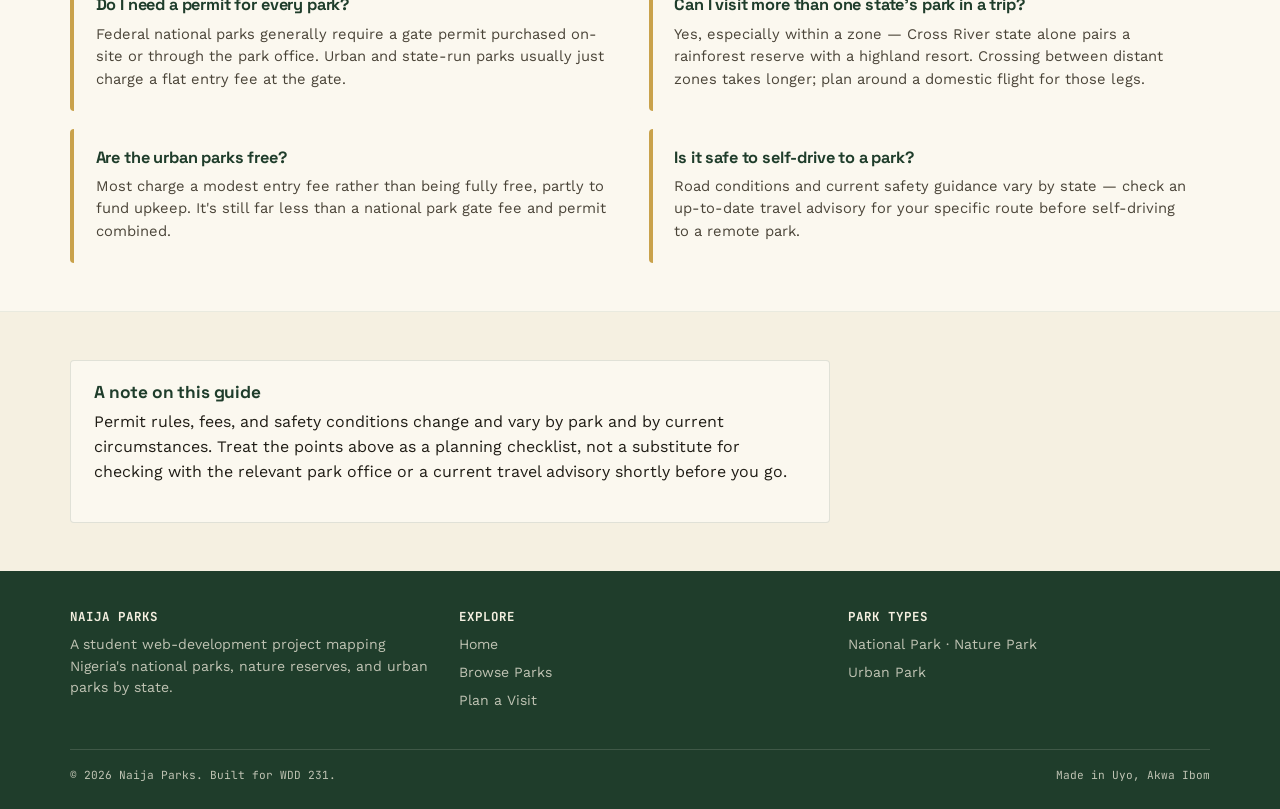
<file: proposal/plan-visit.html>
<!DOCTYPE html>
<html lang="en">
<head>
  <meta charset="UTF-8" />
  <meta name="viewport" content="width=device-width, initial-scale=1.0" />
  <title>Plan a Visit — Naija Parks</title>
  <meta name="description" content="Practical tips for visiting Nigeria's national parks and urban parks — permits, guides, timing, and what to bring." />
  <link rel="preconnect" href="https://fonts.googleapis.com" />
  <link rel="preconnect" href="https://fonts.gstatic.com" crossorigin />
  <link href="https://fonts.googleapis.com/css2?family=Space+Grotesk:wght@500;700&family=Work+Sans:wght@400;500;600&family=JetBrains+Mono:wght@400;600&display=swap" rel="stylesheet" />
  <link rel="stylesheet" href="./styles/normalize.css" />
  <link rel="stylesheet" href="./styles/small.css" />
  <link rel="stylesheet" href="./styles/larger.css" media="screen and (min-width: 700px)" />
</head>
<body>
  <header class="site-header">
    <nav class="nav-bar" aria-label="Primary">
      <a class="brand" href="index.html">Naija Parks <span>State &amp; National Parks</span></a>
      <button class="nav-toggle" aria-expanded="false" aria-controls="nav-links">☰ Menu</button>
      <ul class="nav-links" id="nav-links">
        <li><a href="index.html">Home</a></li>
        <li><a href="parks.html">Browse Parks</a></li>
        <li><a href="plan-visit.html" aria-current="page">Plan a Visit</a></li>
      </ul>
    </nav>
  </header>

  <main>
    <section class="hero contour-band" style="padding-bottom: 2rem;">
      <div class="container hero-inner">
        <span class="eyebrow">Before you go</span>
        <h1 style="font-size: clamp(1.8rem, 5vw, 2.6rem);">Getting ready for a park visit</h1>
        <p class="lede">National parks and urban parks work differently — permits and guides for one, just a gate fee for the other. Here's what changes between them.</p>
      </div>
      <div class="container" style="margin-top: 2rem;">
        <dl class="fact-strip">
          <div class="fact"><dt>Best months</dt><dd>Nov – Mar</dd></div>
          <div class="fact"><dt>Guides</dt><dd>Recommended</dd></div>
          <div class="fact"><dt>Entry</dt><dd>Gate fee + permit*</dd></div>
          <div class="fact"><dt>Booking</dt><dd>Ahead for lodges</dd></div>
        </dl>
      </div>
    </section>

    <section class="section">
      <div class="container">
        <div class="section-head">
          <span class="eyebrow">Eight essentials</span>
          <h2>What to sort out before you set out</h2>
        </div>
        <div class="tips-grid">
          <div class="tip-card">
            <h3><span class="num">1</span>Entry permits</h3>
            <p>Federal national parks are managed by the National Park Service and charge a gate fee plus, for some, a camera or vehicle permit. Urban parks like Lekki Conservation Centre or Millennium Park charge a simple entry fee.</p>
          </div>
          <div class="tip-card">
            <h3><span class="num">2</span>Best time to go</h3>
            <p>The dry season, roughly November to March, gives the clearest roads and the easiest wildlife viewing in the savanna parks. Rainforest reserves like Cross River and Okomu stay green and walkable most of the year, but trails get slippery in the wet season.</p>
          </div>
          <div class="tip-card">
            <h3><span class="num">3</span>Guides &amp; rangers</h3>
            <p>For national parks and reserves, a registered park guide isn't optional in practice — trails are often unmarked and wildlife encounters are safer with someone who knows the terrain. Urban parks don't require one.</p>
          </div>
          <div class="tip-card">
            <h3><span class="num">4</span>Getting there</h3>
            <p>Most national parks sit well outside city centres, so budget for a full day of travel each way if driving from a major hub. Urban parks are the easier half-day option when time is tight.</p>
          </div>
          <div class="tip-card">
            <h3><span class="num">5</span>Where to stay</h3>
            <p>Parks like Yankari, Obudu, and Kainji Lake have on-site lodges or chalets that fill up around holidays — book ahead. For a day trip to an urban park, no lodging is needed at all.</p>
          </div>
          <div class="tip-card">
            <h3><span class="num">6</span>What to pack</h3>
            <p>Neutral-coloured clothing and closed shoes for game drives and forest trails; a light jacket for highland spots like Obudu; insect repellent and sun protection everywhere; and a power bank for the more remote parks.</p>
          </div>
          <div class="tip-card">
            <h3><span class="num">7</span>Wildlife etiquette</h3>
            <p>Keep a respectful distance from animals, stay inside vehicles where advised, and follow your guide's lead on noise and movement — especially in gorilla and chimpanzee habitat like Cross River and Gashaka-Gumti.</p>
          </div>
          <div class="tip-card">
            <h3><span class="num">8</span>Connectivity</h3>
            <p>Phone signal drops out inside most of the larger parks. Download offline maps and let someone know your route before heading into a remote reserve.</p>
          </div>
        </div>
      </div>
    </section>

    <section class="section section-alt">
      <div class="container">
        <div class="section-head">
          <span class="eyebrow">Common questions</span>
          <h2>Quick answers before you book</h2>
        </div>
        <div class="tips-grid">
          <div class="tip-card">
            <h3>Do I need a permit for every park?</h3>
            <p>Federal national parks generally require a gate permit purchased on-site or through the park office. Urban and state-run parks usually just charge a flat entry fee at the gate.</p>
          </div>
          <div class="tip-card">
            <h3>Can I visit more than one state's park in a trip?</h3>
            <p>Yes, especially within a zone — Cross River state alone pairs a rainforest reserve with a highland resort. Crossing between distant zones takes longer; plan around a domestic flight for those legs.</p>
          </div>
          <div class="tip-card">
            <h3>Are the urban parks free?</h3>
            <p>Most charge a modest entry fee rather than being fully free, partly to fund upkeep. It's still far less than a national park gate fee and permit combined.</p>
          </div>
          <div class="tip-card">
            <h3>Is it safe to self-drive to a park?</h3>
            <p>Road conditions and current safety guidance vary by state — check an up-to-date travel advisory for your specific route before self-driving to a remote park.</p>
          </div>
        </div>
      </div>
    </section>

    <section class="section">
      <div class="container">
        <div class="split-panel" style="max-width: 760px;">
          <h3>A note on this guide</h3>
          <p>Permit rules, fees, and safety conditions change and vary by park and by current circumstances. Treat the points above as a planning checklist, not a substitute for checking with the relevant park office or a current travel advisory shortly before you go.</p>
        </div>
      </div>
    </section>
  </main>

  <footer class="site-footer">
    <div class="container">
      <div class="footer-grid">
        <div>
          <h4>Naija Parks</h4>
          <p>A student web-development project mapping Nigeria's national parks, nature reserves, and urban parks by state.</p>
        </div>
        <div>
          <h4>Explore</h4>
          <ul>
            <li><a href="index.html">Home</a></li>
            <li><a href="parks.html">Browse Parks</a></li>
            <li><a href="plan-visit.html">Plan a Visit</a></li>
          </ul>
        </div>
        <div>
          <h4>Park types</h4>
          <ul>
            <li>National Park · Nature Park</li>
            <li>Urban Park</li>
          </ul>
        </div>
      </div>
      <div class="footer-bottom">
        <span>© <span id="current-year">2026</span> Naija Parks. Built for WDD 231.</span>
        <span>Made in Uyo, Akwa Ibom</span>
      </div>
    </div>
  </footer>

  <script src="./scripts/main.js"></script>
</body>
</html>
</file>
<file: styles/base.css>
:root {
    --color-bg: #f4f2ec;
    --color-surface: #ffffff;
    --color-header: #33423b;
    --color-header-text: #f4f2ec;
    --color-text: #1e2620;
    --color-muted: #5c6b60;
    --color-accent: #d9932f;
    --color-accent-dark: #a86f1f;
    --color-completed: #d7e8d4;
    --color-completed-border: #3f7d4a;

    --font-body: "Manrope", sans-serif;

    --radius: 10px;
}

* {
    box-sizing: border-box;
}

body {
    margin: 0;
    font-family: var(--font-body);
    color: var(--color-text);
    background-color: var(--color-bg);
    line-height: 1.5;
}

img {
    max-width: 250px;
    height: auto;
    display: block;
}

h1,
h2 {
    font-weight: 800;
    line-height: 1.2;
}

h1 {
    font-size: 1.8rem;
    padding: 0 1rem;
    margin: 1.25rem 0 1rem;
}

a {
    color: inherit;
    text-decoration: none;
}
/* =========================================
   Header
   ========================================= */
.site-header {
    display: flex;
    align-items: center;
    justify-content: space-between;
    background-color: var(--color-header);
    color: var(--color-header-text);
    padding: 0.75rem 1rem;
}

.branding {
    display: flex;
    align-items: center;
    gap: 0.6rem;
}

.logo {
    border-radius: 50%;
}

.site-name {
    font-weight: 700;
    font-size: 1.05rem;
}

/* Hamburger button */
.nav-toggle {
    background: none;
    border: none;
    width: 2.2rem;
    height: 2.2rem;
    display: flex;
    flex-direction: column;
    justify-content: center;
    align-items: center;
    gap: 5px;
    cursor: pointer;
    padding: 0;
}

.nav-toggle .bar {
    width: 24px;
    height: 3px;
    background-color: var(--color-header-text);
    border-radius: 2px;
    transition: transform 0.25s ease, opacity 0.2s ease;
}

.nav-toggle.open .bar:nth-child(1) {
    transform: translateY(8px) rotate(45deg);
}

.nav-toggle.open .bar:nth-child(2) {
    opacity: 0;
}

.nav-toggle.open .bar:nth-child(3) {
    transform: translateY(-8px) rotate(-45deg);
}


/* =========================================
   Navigation (mobile: stacked, collapsed by default)
   ========================================= */
.primary-nav {
    background-color: var(--color-header);
    max-height: 0;
    overflow: hidden;
    transition: max-height 0.3s ease;
}

.primary-nav.open {
    max-height: 300px;
}

.primary-nav ul {
    list-style: none;
    margin: 0;
    padding: 0;
}

.primary-nav a {
    display: block;
    padding: 0.9rem 1.25rem;
    color: var(--color-header-text);
    border-top: 1px solid rgba(244, 242, 236, 0.12);
    transition: background-color 0.15s ease, color 0.15s ease;
}

.primary-nav a:hover,
.primary-nav a:focus-visible {
    background-color: var(--color-accent);
    color: var(--color-header);
}

.primary-nav a.active {
    color: var(--color-accent);
    font-weight: 700;
}


main {
    max-width: 1100px;
    margin: 0 auto;
    padding: 0 1rem 2rem;
}

.card {
    background-color: var(--color-surface);
    border-radius: var(--radius);
    padding: 1.25rem;
    margin-bottom: 1rem;
}

.card h2 {
    margin-top: 0;
    font-size: 1.15rem;
    border-bottom: 3px solid var(--color-accent);
    
    padding-bottom: 0.25rem;
    text-align: center;
}

.photo img {
    border-radius: var(--radius);
    margin: 0 auto;
}

/* Course section */
.course-section h2 {
    font-size: 1.3rem;
    margin-bottom: 0.75rem;
}

.course-filters {
    display: flex;
    gap: 0.6rem;
    margin-bottom: 1rem;
}

.filter-btn {
    flex: 1;
    padding: 0.6rem 0.5rem;
    border: 2px solid var(--color-header);
    background-color: var(--color-surface);
    color: var(--color-header);
    border-radius: var(--radius);
    font-family: var(--font-body);
    font-weight: 700;
    cursor: pointer;
    transition: background-color 0.15s ease, color 0.15s ease;
}

.filter-btn:hover,
.filter-btn:focus-visible {
    background-color: var(--color-accent);
    border-color: var(--color-accent);
    color: var(--color-header);
}

.filter-btn.active {
    background-color: var(--color-header);
    color: var(--color-header-text);
}

.course-list {
    display: grid;
    grid-template-columns: 1fr;
    gap: 0.75rem;
}

.course-card {
    background-color: var(--color-surface);
    border: 2px solid #e0ddd3;
    border-radius: var(--radius);
    padding: 0.9rem 1rem;
}

.course-card h4 {
    margin: 0 0 0.25rem;
}

.course-card p {
    margin: 0.15rem 0;
    color: var(--color-muted);
    font-size: 0.9rem;
}

.course-card.completed {
    background-color: var(--color-completed);
    border-color: var(--color-completed-border);
}

.total-credits {
    font-weight: 700;
    margin-top: 1rem;
}


.site-footer {
    background-color: var(--color-header);
    color: var(--color-header-text);
    text-align: center;
    padding: 1.5rem 1rem;
}

.social-links {
    display: flex;
    justify-content: center;
    gap: 1rem;
    margin-bottom: 0.75rem;
}

.social-links a {
    color: var(--color-header-text);
    transition: color 0.15s ease;
}

.social-links a:hover,
.social-links a:focus-visible {
    color: var(--color-accent);
}

.copyright,
#lastModified {
    margin: 0.25rem 0;
    font-size: 0.85rem;
    color: rgba(244, 242, 236, 0.85);
}
</file>
<file: styles/larger.css>
@media screen and (min-width: 768px) {

    h1 {
        font-size: 2.4rem;
        padding: 0;
    }

    /* Header + nav share a row, hamburger disappears */
    .site-header {
        padding: 1rem 2rem;
    }

    .nav-toggle {
        display: none;
    }

    .primary-nav {
        max-height: none;
        overflow: visible;
    }

    .primary-nav ul {
        display: flex;
        justify-content: center;
    }

    .primary-nav a {
        border-top: none;
        padding: 0.9rem 1.5rem;
    }

    main {
        padding: 0 2rem 3rem;
    }

    /* About Me / Student Photo side-by-side, unequal widths */
    .intro-grid {
        display: grid;
        grid-template-columns: 2fr 1fr;
        gap: 1.5rem;
        align-items: start;
    }

    .card {
        margin-bottom: 0;
    }

    /* Course filter buttons stay a fixed-width row instead of stretching edge to edge */
    .course-filters {
        max-width: 480px;
    }

    /* Course cards in a 3-column grid */
    .course-list {
        grid-template-columns: repeat(3, 1fr);
    }
}
</file>
<file: chamber/style/small.css>
/* =========================================================
   Port Harcourt Chamber of Commerce
   Design tokens + mobile-first base styles (320px and up)
   ========================================================= */

:root {
  /* Color: Garden City greens, riverside sand, and brass from the oil economy */
  --color-primary: #0F4C3A;
  --color-primary-dark: #0A3428;
  --color-secondary: #C98A2B;
  --color-accent: #2E7D6B;
  --color-bg: #F6F2E9;
  --color-bg-alt: #EFE8D8;
  --color-text: #1E2A22;
  --color-text-muted: #55645A;
  --color-white: #FFFFFF;
  --color-card-border: #DDD3B8;

  /* Type */
  --font-display: "Fraunces", Georgia, serif;
  --font-body: "Work Sans", Arial, sans-serif;
  --font-mono: "JetBrains Mono", Consolas, monospace;

  --radius-md: 10px;
  --radius-lg: 18px;
  --shadow-card: 0 4px 14px rgba(15, 76, 58, 0.10);
}

/* ---------- Base ---------- */
body {
  font-family: var(--font-body);
  background-color: var(--color-bg);
  color: var(--color-text);
  line-height: 1.55;
}

h1, h2, h3 {
  font-family: var(--font-display);
  color: var(--color-primary-dark);
  line-height: 1.15;
  margin: 0 0 0.5em;
}

a {
  color: var(--color-primary);
  text-decoration: none;
}
a:hover, a:focus-visible {
  text-decoration: underline;
}

:focus-visible {
  outline: 3px solid var(--color-secondary);
  outline-offset: 2px;
}

main {
  max-width: 1180px;
  margin: 0 auto;
  padding: 0 1.1rem 3rem;
}

/* ---------- Header ---------- */
.site-header {
  background-color: var(--color-primary-dark);
  color: var(--color-bg);
  position: sticky;
  top: 0;
  z-index: 50;
}

.header-inner {
  max-width: 1180px;
  margin: 0 auto;
  padding: 0.7rem 1.1rem;
  display: flex;
  align-items: center;
  justify-content: space-between;
  flex-wrap: wrap;
}

.brand {
  display: flex;
  align-items: center;
  gap: 0.6rem;
  color: var(--color-bg);
}
.brand:hover, .brand:focus-visible {
  text-decoration: none;
}
.brand-mark {
  border-radius: 6px;
}
.brand-text {
  display: flex;
  flex-direction: column;
  line-height: 1.1;
}
.brand-name {
  font-family: var(--font-display);
  font-weight: 600;
  font-size: 1.05rem;
}
.brand-sub {
  font-family: var(--font-mono);
  font-size: 0.65rem;
  letter-spacing: 0.06em;
  text-transform: uppercase;
  color: var(--color-secondary);
}

/* Hamburger */
.nav-toggle {
  background: none;
  border: none;
  cursor: pointer;
  padding: 0.4rem;
  display: flex;
  flex-direction: column;
  gap: 4px;
}
.nav-toggle .bar {
  width: 26px;
  height: 3px;
  background-color: var(--color-bg);
  border-radius: 2px;
  transition: transform 0.2s ease, opacity 0.2s ease;
}
.nav-toggle[aria-expanded="true"] .bar:nth-child(1) {
  transform: translateY(7px) rotate(45deg);
}
.nav-toggle[aria-expanded="true"] .bar:nth-child(2) {
  opacity: 0;
}
.nav-toggle[aria-expanded="true"] .bar:nth-child(3) {
  transform: translateY(-7px) rotate(-45deg);
}

.primary-nav {
  flex-basis: 100%;
  max-height: 0;
  overflow: hidden;
  transition: max-height 0.25s ease;
}
.primary-nav.open {
  max-height: 240px;
}
.primary-nav ul {
  list-style: none;
  display: flex;
  flex-direction: column;
  padding: 0.5rem 0 0.8rem;
}
.primary-nav a {
  display: block;
  color: var(--color-bg);
  padding: 0.55rem 0.2rem;
  font-weight: 500;
  border-bottom: 1px solid rgba(246, 242, 233, 0.12);
}
.primary-nav a[aria-current="page"] {
  color: var(--color-secondary);
}

/* ---------- Directory intro ---------- */
.directory-intro {
  padding: 2.2rem 0 1.2rem;
}
.eyebrow {
  font-family: var(--font-mono);
  text-transform: uppercase;
  letter-spacing: 0.12em;
  font-size: 0.72rem;
  color: var(--color-accent);
  margin: 0 0 0.4rem;
}
.directory-intro h1 {
  font-size: 1.9rem;
  max-width: 20ch;
}
.intro-text {
  max-width: 62ch;
  color: var(--color-text-muted);
}

.directory-controls {
  display: flex;
  flex-direction: column;
  gap: 0.9rem;
  margin-top: 1.4rem;
  padding-top: 1.1rem;
  border-top: 1px solid var(--color-card-border);
}

.member-count {
  font-family: var(--font-mono);
  font-size: 0.85rem;
  color: var(--color-text-muted);
  margin: 0;
}

.tier-legend {
  display: flex;
  gap: 0.5rem;
  flex-wrap: wrap;
}
.tier-chip {
  font-family: var(--font-mono);
  font-size: 0.7rem;
  padding: 0.25rem 0.6rem;
  border-radius: 999px;
  border: 1px solid var(--color-card-border);
  color: var(--color-text-muted);
}
.tier-chip.tier-3 { border-color: var(--color-secondary); color: var(--color-secondary); }
.tier-chip.tier-2 { border-color: var(--color-accent); color: var(--color-accent); }
.tier-chip.tier-1 { border-color: var(--color-text-muted); }

.view-toggle {
  display: flex;
  gap: 0.5rem;
}
.toggle-btn {
  display: flex;
  align-items: center;
  gap: 0.4rem;
  font-family: var(--font-body);
  font-weight: 500;
  font-size: 0.85rem;
  background: var(--color-white);
  border: 1px solid var(--color-card-border);
  color: var(--color-text);
  padding: 0.45rem 0.8rem;
  border-radius: var(--radius-md);
  cursor: pointer;
}
.toggle-btn svg {
  fill: currentColor;
}
.toggle-btn.active {
  background: var(--color-primary);
  border-color: transparent;
  color: var(--color-white);
}

/* ---------- Directory listings ---------- */
.loading-msg {
  color: var(--color-text-muted);
  font-style: italic;
}

.directory-wrapper {
  display: grid;
  gap: 1.1rem;
  margin-top: 1.6rem;
}
.directory-wrapper.grid-view {
  grid-template-columns: 1fr;
}
.directory-wrapper.list-view {
  grid-template-columns: 1fr;
}

.member-card {
  position: relative;
  background: var(--color-white);
  border: 1px solid var(--color-card-border);
  border-radius: var(--radius-lg);
  box-shadow: var(--shadow-card);
  padding: 1.3rem;
  display: flex;
  flex-direction: column;
  gap: 0.7rem;
}

.list-view .member-card {
  flex-direction: row;
  align-items: flex-start;
  gap: 1.1rem;
}

.member-card img.logo {
  width: 64px;
  height: 64px;
  border-radius: 50%;
  flex-shrink: 0;
}

.member-card .card-body {
  flex: 1;
  min-width: 0;
}

.member-card h3 {
  font-size: 1.05rem;
  margin: 0 0 0.15rem;
}

.member-card .category {
  font-family: var(--font-mono);
  font-size: 0.7rem;
  text-transform: uppercase;
  letter-spacing: 0.05em;
  color: var(--color-accent);
  margin: 0 0 0.5rem;
}

.member-card p {
  margin: 0.2rem 0;
  font-size: 0.9rem;
}
.member-card .tagline {
  color: var(--color-text-muted);
  font-size: 0.88rem;
}
.member-card .contact-line {
  font-size: 0.85rem;
}

.member-card .card-actions {
  margin-top: 0.5rem;
}
.member-card .card-actions a {
  font-family: var(--font-mono);
  font-size: 0.8rem;
  font-weight: 500;
}

/* Membership seal - the signature element: a stamped, certificate-style badge */
.seal {
  position: absolute;
  top: 1rem;
  right: 1rem;
  width: 52px;
  height: 52px;
  border-radius: 50%;
  border: 2px dashed var(--seal-color, var(--color-text-muted));
  display: flex;
  align-items: center;
  justify-content: center;
  transform: rotate(-8deg);
}
.seal .seal-inner {
  width: 40px;
  height: 40px;
  border-radius: 50%;
  border: 1px solid var(--seal-color, var(--color-text-muted));
  display: flex;
  align-items: center;
  justify-content: center;
  font-family: var(--font-mono);
  font-size: 0.55rem;
  font-weight: 500;
  text-transform: uppercase;
  letter-spacing: 0.03em;
  text-align: center;
  color: var(--seal-color, var(--color-text-muted));
  line-height: 1.05;
}
.seal.tier-3 { --seal-color: var(--color-secondary); }
.seal.tier-2 { --seal-color: var(--color-accent); }
.seal.tier-1 { --seal-color: var(--color-text-muted); }

/* ---------- Home: hero ---------- */
.home-main {
  max-width: none;
  padding: 0;
}
.home-main > .info-weather,
.home-main > .spotlight {
  max-width: 1180px;
  margin: 0 auto;
  padding: 0 1.1rem;
}

.hero {
  background-size: cover;
  background-position: center;
  display: flex;
  align-items: flex-end;
}
.hero-overlay {
  width: 100%;
  background: linear-gradient(180deg, rgba(10, 52, 40, 0.15) 0%, rgba(10, 52, 40, 0.88) 100%);
  padding: 3rem 1.1rem 2.4rem;
  color: var(--color-bg);
}
.eyebrow-light {
  color: var(--color-secondary);
}
.hero h1 {
  color: var(--color-white);
  font-size: 1.9rem;
  max-width: 18ch;
}
.hero-text {
  max-width: 50ch;
  color: rgba(246, 242, 233, 0.9);
}
.hero-actions {
  display: flex;
  flex-wrap: wrap;
  gap: 0.7rem;
  margin-top: 1.2rem;
}

.btn {
  display: inline-block;
  font-family: var(--font-body);
  font-weight: 600;
  font-size: 0.9rem;
  padding: 0.7rem 1.3rem;
  border-radius: var(--radius-md);
  border: 2px solid transparent;
}
.btn:hover, .btn:focus-visible {
  text-decoration: none;
}
.btn-primary {
  background-color: var(--color-secondary);
  color: var(--color-primary-dark);
}
.btn-primary:hover {
  background-color: #dda13f;
}
.btn-ghost {
  border-color: rgba(246, 242, 233, 0.6);
  color: var(--color-white);
}
.btn-ghost:hover {
  border-color: var(--color-white);
}

/* ---------- Home: info + weather ---------- */
.info-weather {
  padding-top: 2.4rem;
  padding-bottom: 2.4rem;
  display: grid;
  gap: 2rem;
}
.info-col p {
  max-width: 62ch;
  color: var(--color-text-muted);
}
.stat-list {
  list-style: none;
  display: grid;
  grid-template-columns: repeat(3, 1fr);
  gap: 0.8rem;
  margin-top: 1.3rem;
}
.stat-list li {
  background: var(--color-white);
  border: 1px solid var(--color-card-border);
  border-radius: var(--radius-md);
  padding: 0.8rem 0.6rem;
  text-align: center;
}
.stat-number {
  display: block;
  font-family: var(--font-display);
  font-size: 1.4rem;
  font-weight: 700;
  color: var(--color-primary);
}
.stat-label {
  font-size: 0.72rem;
  color: var(--color-text-muted);
}

.weather-card {
  background: var(--color-white);
  border: 1px solid var(--color-card-border);
  border-radius: var(--radius-lg);
  box-shadow: var(--shadow-card);
  padding: 1.1rem;
  display: flex;
  align-items: center;
  gap: 0.9rem;
  min-height: 88px;
}
.weather-temp {
  font-family: var(--font-display);
  font-size: 1.6rem;
  margin: 0;
  color: var(--color-primary-dark);
}
.weather-desc {
  margin: 0;
  text-transform: capitalize;
  font-size: 0.9rem;
}
.weather-feels {
  margin: 0.15rem 0 0;
  font-size: 0.78rem;
  color: var(--color-text-muted);
}

.forecast-list {
  list-style: none;
  display: flex;
  gap: 0.6rem;
  margin-top: 0.8rem;
}
.forecast-item {
  flex: 1;
  background: var(--color-white);
  border: 1px solid var(--color-card-border);
  border-radius: var(--radius-md);
  padding: 0.6rem 0.4rem;
  display: flex;
  flex-direction: column;
  align-items: center;
  gap: 0.15rem;
  font-size: 0.78rem;
}
.forecast-item img {
  margin: 0 auto;
}

/* ---------- Home: spotlight ---------- */
.spotlight {
  padding-bottom: 3rem;
}
.spotlight-grid {
  display: grid;
  gap: 1.1rem;
  margin-top: 1.4rem;
}
.spotlight-card {
  flex-direction: row;
  align-items: flex-start;
}

/* ---------- Footer ---------- */
.site-footer {
  background-color: var(--color-primary-dark);
  color: var(--color-bg);
  margin-top: 2rem;
}
.footer-inner {
  max-width: 1180px;
  margin: 0 auto;
  padding: 2.2rem 1.1rem;
  display: grid;
  gap: 1.6rem;
}
.footer-col h2 {
  font-size: 0.95rem;
  color: var(--color-bg);
  text-transform: uppercase;
  letter-spacing: 0.05em;
  font-family: var(--font-mono);
  font-weight: 500;
}
.footer-col address {
  font-style: normal;
}
.footer-col a {
  color: var(--color-bg);
}
.social-list {
  list-style: none;
  display: flex;
  gap: 1rem;
}
.footer-meta p {
  font-size: 0.82rem;
  color: rgba(246, 242, 233, 0.75);
  margin: 0.25rem 0;
}
</file>
<file: chamber/style/larger.css>
/* =========================================================
   Wider-view rules, layered on top of small.css
   ========================================================= */

/* ---------- Tablet: 640px+ ---------- */
@media screen and (min-width: 640px) {
  .directory-controls {
    flex-direction: row;
    align-items: center;
    justify-content: space-between;
  }

  .directory-wrapper.grid-view {
    grid-template-columns: repeat(2, 1fr);
  }

  .footer-inner {
    grid-template-columns: repeat(2, 1fr);
  }
}

/* ---------- Desktop: 900px+ ---------- */
@media screen and (min-width: 900px) {
  .nav-toggle {
    display: none;
  }

  .primary-nav {
    flex-basis: auto;
    max-height: none;
    overflow: visible;
  }
  .primary-nav ul {
    flex-direction: row;
    gap: 1.6rem;
    padding: 0;
  }
  .primary-nav a {
    border-bottom: none;
    padding: 0.3rem 0;
  }

  .directory-intro h1 {
    font-size: 2.5rem;
    max-width: 24ch;
  }

  .directory-wrapper.grid-view {
    grid-template-columns: repeat(3, 1fr);
  }

  .footer-inner {
    grid-template-columns: 1.2fr 1fr 1fr;
  }
}

/* ---------- Large desktop: 1180px+ ---------- */
@media screen and (min-width: 1180px) {
  .directory-wrapper.grid-view {
    grid-template-columns: repeat(4, 1fr);
  }
}

/* ---------- Home page breakpoints ---------- */
@media screen and (min-width: 640px) {
  .spotlight-grid {
    grid-template-columns: repeat(2, 1fr);
  }
}

@media screen and (min-width: 900px) {
  .hero {
    min-height: 480px;
  }
  .hero-overlay {
    padding: 4.5rem 2.4rem 3.4rem;
  }
  .hero h1 {
    font-size: 2.7rem;
    max-width: 16ch;
  }

  .info-weather {
    grid-template-columns: 1.6fr 1fr;
    align-items: start;
  }

  .spotlight-grid {
    grid-template-columns: repeat(3, 1fr);
  }
  .spotlight-card {
    flex-direction: column;
  }
}
</file>
<file: proposal/styles/small.css>
/* ============================================================
   NAIJA PARKS — State & National Parks Explorer
   small.css — mobile-first base styles (default for all
   screens; larger.css layers on top at wider viewports via
   the <link media="screen and (min-width: 700px)"> attribute
   in the HTML, not via @media queries in this file).
   ============================================================ */
:root {
  --forest-900: #1F3D2B;
  --forest-700: #2E5B3D;
  --moss: #4F7942;
  --moss-light: #7CA36B;
  --gold: #C9A24B;
  --gold-light: #E0C079;
  --clay: #8A4A2E;
  --cream: #F5F0E1;
  --cream-card: #FBF8EF;
  --ink: #201D16;
  --ink-soft: #4A4438;

  --font-display: "Space Grotesk", "Segoe UI", sans-serif;
  --font-body: "Work Sans", "Segoe UI", sans-serif;
  --font-mono: "JetBrains Mono", "Courier New", monospace;

  --radius: 4px;
  --max-width: 1180px;
}

*, *::before, *::after { box-sizing: border-box; }
html { scroll-behavior: smooth; }
body {
  margin: 0;
  font-family: var(--font-body);
  color: var(--ink);
  background: var(--cream);
  line-height: 1.55;
}
img { max-width: 100%; display: block; }
a { color: inherit; }
h1, h2, h3, h4 {
  font-family: var(--font-display);
  margin: 0 0 0.5em;
  line-height: 1.1;
  letter-spacing: -0.01em;
}
p { margin: 0 0 1em; }
ul { margin: 0; padding: 0; }
.container {
  max-width: var(--max-width);
  margin: 0 auto;
  padding: 0 1.25rem;
}
:focus-visible {
  outline: 3px solid var(--gold);
  outline-offset: 2px;
}
@media (prefers-reduced-motion: reduce) {
  *, *::before, *::after {
    animation-duration: 0.01ms !important;
    animation-iteration-count: 1 !important;
    transition-duration: 0.01ms !important;
    scroll-behavior: auto !important;
  }
}

/* ============================================================
   Contour-line pattern — the signature textural device on this
   site, standing in for a topographic trail map. Rendered as a
   repeating inline SVG data-uri, used on dark forest bands only,
   at low opacity.
   ============================================================ */
.contour-band {
  position: relative;
  background-color: var(--forest-900);
  color: var(--cream);
  overflow: hidden;
}
.contour-band::before {
  content: "";
  position: absolute;
  inset: 0;
  opacity: 0.18;
  background-image: url("data:image/svg+xml,%3Csvg xmlns='http://www.w3.org/2000/svg' width='160' height='160' viewBox='0 0 160 160'%3E%3Cg fill='none' stroke='%23F5F0E1' stroke-width='1.2'%3E%3Cpath d='M-10 40 Q40 10 80 40 T170 40'/%3E%3Cpath d='M-10 80 Q40 50 80 80 T170 80'/%3E%3Cpath d='M-10 120 Q40 90 80 120 T170 120'/%3E%3C/g%3E%3C/svg%3E");
  background-size: 160px 160px;
  pointer-events: none;
}
.contour-band > * { position: relative; z-index: 1; }

/* ============================================================
   Header / Nav (mobile: stacked, hamburger toggle)
   ============================================================ */
.site-header {
  background: var(--forest-900);
  color: var(--cream);
  border-bottom: 3px solid var(--gold);
}
.nav-bar {
  display: flex;
  align-items: center;
  justify-content: space-between;
  padding: 0.9rem 1.25rem;
  max-width: var(--max-width);
  margin: 0 auto;
}
.brand {
  display: flex;
  align-items: baseline;
  gap: 0.5rem;
  font-family: var(--font-display);
  font-size: 1.3rem;
  font-weight: 700;
  text-decoration: none;
  color: var(--cream);
}
.brand span {
  font-family: var(--font-mono);
  font-size: 0.62rem;
  font-weight: 400;
  letter-spacing: 0.13em;
  color: var(--gold-light);
  text-transform: uppercase;
}
.nav-toggle {
  background: none;
  border: 2px solid var(--cream);
  color: var(--cream);
  border-radius: var(--radius);
  padding: 0.4rem 0.6rem;
  font-size: 1.05rem;
  cursor: pointer;
  display: inline-flex;
}
.nav-links {
  list-style: none;
  display: none;
  flex-direction: column;
  width: 100%;
  font-family: var(--font-mono);
  font-size: 0.82rem;
  letter-spacing: 0.03em;
  text-transform: uppercase;
}
.nav-links.is-open { display: flex; }
.nav-links a {
  display: block;
  padding: 0.85rem 1.25rem;
  text-decoration: none;
  border-top: 1px solid rgba(245,240,225,0.15);
}
.nav-links a[aria-current="page"] { color: var(--gold-light); }

/* ============================================================
   Hero
   ============================================================ */
.hero { padding: 3.2rem 0 2.6rem; }
.hero-inner { max-width: 640px; }
.eyebrow {
  font-family: var(--font-mono);
  text-transform: uppercase;
  letter-spacing: 0.16em;
  font-size: 0.72rem;
  color: var(--gold-light);
  margin-bottom: 0.9rem;
  display: inline-block;
}
.hero h1 { font-size: clamp(2rem, 7vw, 3rem); font-weight: 700; }
.hero p.lede {
  font-size: 1.05rem;
  color: rgba(245,240,225,0.88);
  max-width: 46ch;
}
.hero-stats {
  display: flex;
  flex-wrap: wrap;
  gap: 1.6rem;
  margin-top: 1.8rem;
  font-family: var(--font-mono);
}
.hero-stats dt { font-size: 1.7rem; font-weight: 700; color: var(--cream); }
.hero-stats dd {
  margin: 0;
  font-size: 0.66rem;
  text-transform: uppercase;
  letter-spacing: 0.1em;
  color: var(--gold-light);
}

/* ============================================================
   Buttons
   ============================================================ */
.btn {
  display: inline-block;
  font-family: var(--font-mono);
  font-size: 0.82rem;
  text-transform: uppercase;
  letter-spacing: 0.06em;
  text-decoration: none;
  padding: 0.72rem 1.3rem;
  border-radius: var(--radius);
  border: 2px solid transparent;
  cursor: pointer;
  transition: transform 0.15s ease, background-color 0.15s ease;
}
.btn:hover { transform: translateY(-1px); }
.btn-primary { background: var(--gold); color: var(--forest-900); font-weight: 700; }
.btn-primary:hover { background: var(--gold-light); }
.btn-ghost { background: transparent; border-color: var(--cream); color: var(--cream); }
.btn-ghost:hover { background: rgba(245,240,225,0.1); }
.hero-ctas { display: flex; gap: 0.8rem; flex-wrap: wrap; margin-top: 1.7rem; }

/* ============================================================
   Sections
   ============================================================ */
.section { padding: 3rem 0; }
.section-head {
  display: flex;
  flex-direction: column;
  gap: 0.4rem;
  margin-bottom: 1.7rem;
  max-width: 60ch;
}
.section-head .eyebrow { color: var(--clay); }
.section-head h2 { font-size: clamp(1.5rem, 4vw, 2.1rem); color: var(--forest-900); }
.section-head p { color: var(--ink-soft); }
.section-alt { background: var(--cream-card); border-top: 1px solid rgba(31,61,43,0.08); border-bottom: 1px solid rgba(31,61,43,0.08); }

/* ============================================================
   State selector — the primary interactive control
   ============================================================ */
.state-selector {
  display: grid;
  grid-template-columns: repeat(2, 1fr);
  gap: 0.55rem;
  margin-bottom: 1rem;
}
.state-btn {
  font-family: var(--font-mono);
  font-size: 0.7rem;
  text-transform: uppercase;
  letter-spacing: 0.03em;
  background: var(--cream-card);
  border: 2px solid var(--forest-900);
  color: var(--forest-900);
  border-radius: var(--radius);
  padding: 0.65rem 0.4rem;
  text-align: center;
  cursor: pointer;
}
.state-btn[aria-pressed="true"] { background: var(--forest-900); color: var(--cream); }
.filter-row { display: flex; flex-wrap: wrap; gap: 0.5rem; margin-bottom: 1.5rem; }
.chip {
  font-family: var(--font-mono);
  font-size: 0.7rem;
  text-transform: uppercase;
  letter-spacing: 0.04em;
  background: transparent;
  border: 1px solid var(--ink-soft);
  color: var(--ink-soft);
  border-radius: 999px;
  padding: 0.4rem 0.8rem;
  cursor: pointer;
}
.chip[aria-pressed="true"] { background: var(--gold); border-color: var(--gold); color: var(--forest-900); font-weight: 700; }
.results-count { font-family: var(--font-mono); font-size: 0.78rem; color: var(--ink-soft); margin-bottom: 1rem; }
.empty-state {
  font-family: var(--font-mono);
  padding: 2rem 1rem;
  text-align: center;
  color: var(--ink-soft);
  border: 1px dashed var(--ink-soft);
  border-radius: var(--radius);
}

/* ============================================================
   Park cards
   ============================================================ */
.card-grid { display: grid; grid-template-columns: 1fr; gap: 1.3rem; }
.card {
  background: var(--cream-card);
  border: 1px solid rgba(31,61,43,0.12);
  border-radius: var(--radius);
  overflow: hidden;
  display: flex;
  flex-direction: column;
}
.card-art {
  height: 120px;
  position: relative;
  display: flex;
  align-items: flex-end;
  padding: 0.65rem 0.85rem;
}
.card-art::before {
  content: "";
  position: absolute; inset: 0;
  opacity: 0.5;
  background-image: url("data:image/svg+xml,%3Csvg xmlns='http://www.w3.org/2000/svg' width='60' height='60' viewBox='0 0 60 60'%3E%3Cg fill='none' stroke='%23F5F0E1' stroke-width='1'%3E%3Cpath d='M0 20 Q15 8 30 20 T60 20'/%3E%3Cpath d='M0 40 Q15 28 30 40 T60 40'/%3E%3C/g%3E%3C/svg%3E");
  background-size: 60px 60px;
}
.card-art span {
  position: relative;
  font-family: var(--font-mono);
  font-size: 0.65rem;
  text-transform: uppercase;
  letter-spacing: 0.08em;
  color: var(--cream);
  background: rgba(31,61,43,0.55);
  padding: 0.2rem 0.5rem;
  border-radius: var(--radius);
}
.art-national-park { background: var(--forest-700); }
.art-nature-park { background: var(--moss); }
.art-urban-park { background: var(--clay); }

.card-body { padding: 1.05rem 1.15rem 1.25rem; flex: 1; display: flex; flex-direction: column; }
.card-body h3 { font-size: 1.1rem; color: var(--forest-900); margin-bottom: 0.2rem; }
.card-meta {
  font-family: var(--font-mono);
  font-size: 0.7rem;
  text-transform: uppercase;
  letter-spacing: 0.05em;
  color: var(--clay);
  margin-bottom: 0.55rem;
}
.card-facts {
  display: flex;
  gap: 1.1rem;
  margin: 0 0 0.65rem;
  padding-bottom: 0.65rem;
  border-bottom: 1px solid rgba(31,61,43,0.1);
}
.card-facts dt {
  font-family: var(--font-mono);
  font-size: 0.62rem;
  text-transform: uppercase;
  letter-spacing: 0.06em;
  color: var(--clay);
  margin-bottom: 0.1rem;
}
.card-facts dd { margin: 0; font-size: 0.83rem; font-weight: 600; }
.card-body p { color: var(--ink-soft); font-size: 0.92rem; margin-bottom: 0; flex: 1; }

/* ============================================================
   Search field
   ============================================================ */
.search-row { margin-bottom: 1.5rem; max-width: 420px; }
.search-row label {
  display: block;
  font-family: var(--font-mono);
  font-size: 0.7rem;
  text-transform: uppercase;
  letter-spacing: 0.06em;
  color: var(--ink-soft);
  margin-bottom: 0.4rem;
}
.search-row input[type="search"] {
  width: 100%;
  padding: 0.62rem 0.85rem;
  border: 2px solid var(--forest-900);
  border-radius: var(--radius);
  background: var(--cream-card);
  font-family: var(--font-body);
  font-size: 0.92rem;
  color: var(--ink);
}
.search-row input[type="search"]::placeholder { color: var(--ink-soft); opacity: 0.7; }

/* ============================================================
   Tip cards / fact strip (Plan Your Visit page)
   ============================================================ */
.tips-grid { display: grid; grid-template-columns: 1fr; gap: 1.1rem; }
.tip-card {
  background: var(--cream-card);
  border-left: 4px solid var(--gold);
  padding: 1.25rem 1.35rem;
  border-radius: var(--radius);
}
.tip-card h3 {
  font-size: 1.02rem;
  color: var(--forest-900);
  display: flex;
  align-items: center;
  gap: 0.5rem;
}
.tip-card .num {
  font-family: var(--font-mono);
  font-size: 0.72rem;
  color: var(--gold);
  border: 1px solid var(--gold);
  border-radius: 999px;
  width: 1.55rem; height: 1.55rem;
  display: inline-flex; align-items: center; justify-content: center;
  flex-shrink: 0;
}
.tip-card p { color: var(--ink-soft); font-size: 0.92rem; margin: 0; }

.fact-strip { display: grid; grid-template-columns: repeat(2, 1fr); gap: 1px; background: rgba(245,240,225,0.15); border-radius: var(--radius); overflow: hidden; }
.fact { background: var(--forest-900); padding: 1.25rem 1rem; text-align: center; }
.fact dt { font-family: var(--font-mono); font-size: 0.65rem; text-transform: uppercase; letter-spacing: 0.08em; color: var(--gold-light); margin-bottom: 0.35rem; }
.fact dd { margin: 0; font-family: var(--font-display); font-size: 1.05rem; font-weight: 700; }

/* ============================================================
   Random-pick interactive widget (home page)
   ============================================================ */
.picker-panel {
  background: var(--cream-card);
  border: 1px solid rgba(31,61,43,0.12);
  border-radius: var(--radius);
  padding: 1.5rem;
  text-align: center;
}
.picker-panel h3 { color: var(--forest-900); }
.picker-result {
  margin-top: 1.1rem;
  padding: 1rem;
  border-radius: var(--radius);
  background: var(--forest-900);
  color: var(--cream);
  display: none;
}
.picker-result.is-visible { display: block; }
.picker-result .park-name { font-family: var(--font-display); font-size: 1.15rem; font-weight: 700; margin-bottom: 0.2rem; }
.picker-result .park-meta { font-family: var(--font-mono); font-size: 0.72rem; color: var(--gold-light); text-transform: uppercase; letter-spacing: 0.06em; margin-bottom: 0.5rem; }
.picker-result p { color: rgba(245,240,225,0.9); font-size: 0.9rem; margin: 0; }

/* ============================================================
   Two-column content block (home page)
   ============================================================ */
.split { display: grid; grid-template-columns: 1fr; gap: 1.5rem; align-items: start; }
.split-panel {
  background: var(--cream-card);
  border: 1px solid rgba(31,61,43,0.12);
  border-radius: var(--radius);
  padding: 1.35rem 1.45rem;
}
.split-panel h3 { color: var(--forest-900); font-size: 1.08rem; }
.region-list li {
  list-style: none;
  padding: 0.5rem 0;
  border-bottom: 1px solid rgba(31,61,43,0.08);
  display: flex;
  justify-content: space-between;
  font-size: 0.9rem;
}
.region-list li:last-child { border-bottom: none; }
.region-list span.count { font-family: var(--font-mono); color: var(--clay); font-size: 0.78rem; }

/* ============================================================
   Footer
   ============================================================ */
.site-footer { background: var(--forest-900); color: rgba(245,240,225,0.75); padding: 2.4rem 0 1.5rem; font-size: 0.88rem; }
.footer-grid { display: grid; grid-template-columns: 1fr; gap: 1.7rem; margin-bottom: 1.9rem; }
.site-footer h4 { color: var(--cream); font-size: 0.78rem; text-transform: uppercase; letter-spacing: 0.08em; font-family: var(--font-mono); margin-bottom: 0.65rem; }
.site-footer ul { list-style: none; }
.site-footer li { margin-bottom: 0.4rem; }
.site-footer a { text-decoration: none; }
.site-footer a:hover { text-decoration: underline; }
.footer-bottom {
  border-top: 1px solid rgba(245,240,225,0.15);
  padding-top: 1.1rem;
  font-family: var(--font-mono);
  font-size: 0.7rem;
  display: flex;
  flex-wrap: wrap;
  justify-content: space-between;
  gap: 0.5rem;
}
</file>
<file: proposal/styles/larger.css>
/* ============================================================
   NAIJA PARKS — larger.css
   Loaded only when the viewport is at least 700px wide, via
   <link rel="stylesheet" href="css/larger.css"
         media="screen and (min-width: 700px)">
   Contains overrides layered on top of small.css — not a full
   restatement of it.
   ============================================================ */

/* Nav becomes a horizontal bar; hamburger hidden */
.nav-toggle { display: none; }
.nav-links {
  display: flex;
  flex-direction: row;
  width: auto;
}
.nav-links a {
  border-top: none;
  padding: 0.4rem 0;
  margin-left: 1.8rem;
  border-bottom: 2px solid transparent;
}
.nav-links a:hover, .nav-links a[aria-current="page"] {
  border-bottom-color: var(--gold);
}

/* Roomier hero */
.hero { padding: 4.2rem 0 3.4rem; }

/* Two-up state selector grows to three, then six at wider still */
.state-selector { grid-template-columns: repeat(3, 1fr); }

/* Card grids: two columns at 700px */
.card-grid { grid-template-columns: repeat(2, 1fr); }

/* Tip cards: two columns */
.tips-grid { grid-template-columns: repeat(2, 1fr); }

/* Fact strip: four across */
.fact-strip { grid-template-columns: repeat(4, 1fr); }

/* Footer: three columns */
.footer-grid { grid-template-columns: repeat(3, 1fr); }

/* Two-column split content block */
.split { grid-template-columns: 1.1fr 0.9fr; gap: 2.4rem; }

/* Picker panel gets breathing room */
.picker-panel { padding: 2rem 2.5rem; }

/* Further scale-up for wide desktop screens */
@media (min-width: 980px) {
  .state-selector { grid-template-columns: repeat(6, 1fr); }
  .card-grid { grid-template-columns: repeat(3, 1fr); }
}
</file>
<file: week1/styles/base.css>
:root {
    --color-bg: #f4f2ec;
    --color-surface: #ffffff;
    --color-header: #33423b;
    --color-header-text: #f4f2ec;
    --color-text: #1e2620;
    --color-muted: #5c6b60;
    --color-accent: #d9932f;
    --color-accent-dark: #a86f1f;
    --color-completed: #d7e8d4;
    --color-completed-border: #3f7d4a;

    --font-body: "Manrope", sans-serif;

    --radius: 10px;
}

* {
    box-sizing: border-box;
}

body {
    margin: 0;
    font-family: var(--font-body);
    color: var(--color-text);
    background-color: var(--color-bg);
    line-height: 1.5;
}

img {
    max-width: 250px;
    height: auto;
    display: block;
}

h1,
h2 {
    font-weight: 800;
    line-height: 1.2;
}

h1 {
    font-size: 1.8rem;
    padding: 0 1rem;
    margin: 1.25rem 0 1rem;
}

a {
    color: inherit;
    text-decoration: none;
}
/* =========================================
   Header
   ========================================= */
.site-header {
    display: flex;
    align-items: center;
    justify-content: space-between;
    background-color: var(--color-header);
    color: var(--color-header-text);
    padding: 0.75rem 1rem;
}

.branding {
    display: flex;
    align-items: center;
    gap: 0.6rem;
}

.logo {
    border-radius: 50%;
}

.site-name {
    font-weight: 700;
    font-size: 1.05rem;
}

/* Hamburger button */
.nav-toggle {
    background: none;
    border: none;
    width: 2.2rem;
    height: 2.2rem;
    display: flex;
    flex-direction: column;
    justify-content: center;
    align-items: center;
    gap: 5px;
    cursor: pointer;
    padding: 0;
}

.nav-toggle .bar {
    width: 24px;
    height: 3px;
    background-color: var(--color-header-text);
    border-radius: 2px;
    transition: transform 0.25s ease, opacity 0.2s ease;
}

.nav-toggle.open .bar:nth-child(1) {
    transform: translateY(8px) rotate(45deg);
}

.nav-toggle.open .bar:nth-child(2) {
    opacity: 0;
}

.nav-toggle.open .bar:nth-child(3) {
    transform: translateY(-8px) rotate(-45deg);
}


/* =========================================
   Navigation (mobile: stacked, collapsed by default)
   ========================================= */
.primary-nav {
    background-color: var(--color-header);
    max-height: 0;
    overflow: hidden;
    transition: max-height 0.3s ease;
}

.primary-nav.open {
    max-height: 300px;
}

.primary-nav ul {
    list-style: none;
    margin: 0;
    padding: 0;
}

.primary-nav a {
    display: block;
    padding: 0.9rem 1.25rem;
    color: var(--color-header-text);
    border-top: 1px solid rgba(244, 242, 236, 0.12);
    transition: background-color 0.15s ease, color 0.15s ease;
}

.primary-nav a:hover,
.primary-nav a:focus-visible {
    background-color: var(--color-accent);
    color: var(--color-header);
}

.primary-nav a.active {
    color: var(--color-accent);
    font-weight: 700;
}


main {
    max-width: 1100px;
    margin: 0 auto;
    padding: 0 1rem 2rem;
}

.card {
    background-color: var(--color-surface);
    border-radius: var(--radius);
    padding: 1.25rem;
    margin-bottom: 1rem;
}

.card h2 {
    margin-top: 0;
    font-size: 1.15rem;
    border-bottom: 3px solid var(--color-accent);
    
    padding-bottom: 0.25rem;
    text-align: center;
}

.photo img {
    border-radius: var(--radius);
    margin: 0 auto;
}

/* Course section */
.course-section h2 {
    font-size: 1.3rem;
    margin-bottom: 0.75rem;
}

.course-filters {
    display: flex;
    gap: 0.6rem;
    margin-bottom: 1rem;
}

.filter-btn {
    flex: 1;
    padding: 0.6rem 0.5rem;
    border: 2px solid var(--color-header);
    background-color: var(--color-surface);
    color: var(--color-header);
    border-radius: var(--radius);
    font-family: var(--font-body);
    font-weight: 700;
    cursor: pointer;
    transition: background-color 0.15s ease, color 0.15s ease;
}

.filter-btn:hover,
.filter-btn:focus-visible {
    background-color: var(--color-accent);
    border-color: var(--color-accent);
    color: var(--color-header);
}

.filter-btn.active {
    background-color: var(--color-header);
    color: var(--color-header-text);
}

.course-list {
    display: grid;
    grid-template-columns: 1fr;
    gap: 0.75rem;
}

.course-card {
    background-color: var(--color-surface);
    border: 2px solid #e0ddd3;
    border-radius: var(--radius);
    padding: 0.9rem 1rem;
}

.course-card h4 {
    margin: 0 0 0.25rem;
}

.course-card p {
    margin: 0.15rem 0;
    color: var(--color-muted);
    font-size: 0.9rem;
}

.course-card.completed {
    background-color: var(--color-completed);
    border-color: var(--color-completed-border);
}

.total-credits {
    font-weight: 700;
    margin-top: 1rem;
}


.site-footer {
    background-color: var(--color-header);
    color: var(--color-header-text);
    text-align: center;
    padding: 1.5rem 1rem;
}

.social-links {
    display: flex;
    justify-content: center;
    gap: 1rem;
    margin-bottom: 0.75rem;
}

.social-links a {
    color: var(--color-header-text);
    transition: color 0.15s ease;
}

.social-links a:hover,
.social-links a:focus-visible {
    color: var(--color-accent);
}

.copyright,
#lastModified {
    margin: 0.25rem 0;
    font-size: 0.85rem;
    color: rgba(244, 242, 236, 0.85);
}
</file>
<file: week1/styles/larger.css>
@media screen and (min-width: 768px) {

    h1 {
        font-size: 2.4rem;
        padding: 0;
    }

    /* Header + nav share a row, hamburger disappears */
    .site-header {
        padding: 1rem 2rem;
    }

    .nav-toggle {
        display: none;
    }

    .primary-nav {
        max-height: none;
        overflow: visible;
    }

    .primary-nav ul {
        display: flex;
        justify-content: center;
    }

    .primary-nav a {
        border-top: none;
        padding: 0.9rem 1.5rem;
    }

    main {
        padding: 0 2rem 3rem;
    }

    /* About Me / Student Photo side-by-side, unequal widths */
    .intro-grid {
        display: grid;
        grid-template-columns: 2fr 1fr;
        gap: 1.5rem;
        align-items: start;
    }

    .card {
        margin-bottom: 0;
    }

    /* Course filter buttons stay a fixed-width row instead of stretching edge to edge */
    .course-filters {
        max-width: 480px;
    }

    /* Course cards in a 3-column grid */
    .course-list {
        grid-template-columns: repeat(3, 1fr);
    }
}
</file>
<file: chamber/styles/small.css>
/* =========================================================
   Port Harcourt Chamber of Commerce
   Design tokens + mobile-first base styles (320px and up)
   ========================================================= */

:root {
  /* Color: Garden City greens, riverside sand, and brass from the oil economy */
  --color-primary: #0F4C3A;
  --color-primary-dark: #0A3428;
  --color-secondary: #C98A2B;
  --color-accent: #2E7D6B;
  --color-bg: #F6F2E9;
  --color-bg-alt: #EFE8D8;
  --color-text: #1E2A22;
  --color-text-muted: #55645A;
  --color-white: #FFFFFF;
  --color-card-border: #DDD3B8;

  /* Type */
  --font-display: "Fraunces", Georgia, serif;
  --font-body: "Work Sans", Arial, sans-serif;
  --font-mono: "JetBrains Mono", Consolas, monospace;

  --radius-md: 10px;
  --radius-lg: 18px;
  --shadow-card: 0 4px 14px rgba(15, 76, 58, 0.10);
}

/* ---------- Base ---------- */
body {
  font-family: var(--font-body);
  background-color: var(--color-bg);
  color: var(--color-text);
  line-height: 1.55;
}

h1, h2, h3 {
  font-family: var(--font-display);
  color: var(--color-primary-dark);
  line-height: 1.15;
  margin: 0 0 0.5em;
}

a {
  color: var(--color-primary);
  text-decoration: none;
}
a:hover, a:focus-visible {
  text-decoration: underline;
}

:focus-visible {
  outline: 3px solid var(--color-secondary);
  outline-offset: 2px;
}

main {
  max-width: 1180px;
  margin: 0 auto;
  padding: 0 1.1rem 3rem;
}

/* ---------- Header ---------- */
.site-header {
  background-color: var(--color-primary-dark);
  color: var(--color-bg);
  position: sticky;
  top: 0;
  z-index: 50;
}

.header-inner {
  max-width: 1180px;
  margin: 0 auto;
  padding: 0.7rem 1.1rem;
  display: flex;
  align-items: center;
  justify-content: space-between;
  flex-wrap: wrap;
}

.brand {
  display: flex;
  align-items: center;
  gap: 0.6rem;
  color: var(--color-bg);
}
.brand:hover, .brand:focus-visible {
  text-decoration: none;
}
.brand-mark {
  border-radius: 6px;
}
.brand-text {
  display: flex;
  flex-direction: column;
  line-height: 1.1;
}
.brand-name {
  font-family: var(--font-display);
  font-weight: 600;
  font-size: 1.05rem;
}
.brand-sub {
  font-family: var(--font-mono);
  font-size: 0.65rem;
  letter-spacing: 0.06em;
  text-transform: uppercase;
  color: var(--color-secondary);
}

/* Hamburger */
.nav-toggle {
  background: none;
  border: none;
  cursor: pointer;
  padding: 0.4rem;
  display: flex;
  flex-direction: column;
  gap: 4px;
}
.nav-toggle .bar {
  width: 26px;
  height: 3px;
  background-color: var(--color-bg);
  border-radius: 2px;
  transition: transform 0.2s ease, opacity 0.2s ease;
}
.nav-toggle[aria-expanded="true"] .bar:nth-child(1) {
  transform: translateY(7px) rotate(45deg);
}
.nav-toggle[aria-expanded="true"] .bar:nth-child(2) {
  opacity: 0;
}
.nav-toggle[aria-expanded="true"] .bar:nth-child(3) {
  transform: translateY(-7px) rotate(-45deg);
}

.primary-nav {
  flex-basis: 100%;
  max-height: 0;
  overflow: hidden;
  transition: max-height 0.25s ease;
}
.primary-nav.open {
  max-height: 240px;
}
.primary-nav ul {
  list-style: none;
  display: flex;
  flex-direction: column;
  padding: 0.5rem 0 0.8rem;
}
.primary-nav a {
  display: block;
  color: var(--color-bg);
  padding: 0.55rem 0.2rem;
  font-weight: 500;
  border-bottom: 1px solid rgba(246, 242, 233, 0.12);
}
.primary-nav a[aria-current="page"] {
  color: var(--color-secondary);
}

/* ---------- Directory intro ---------- */
.directory-intro {
  padding: 2.2rem 0 1.2rem;
}
.eyebrow {
  font-family: var(--font-mono);
  text-transform: uppercase;
  letter-spacing: 0.12em;
  font-size: 0.72rem;
  color: var(--color-accent);
  margin: 0 0 0.4rem;
}
.directory-intro h1 {
  font-size: 1.9rem;
  max-width: 20ch;
}
.intro-text {
  max-width: 62ch;
  color: var(--color-text-muted);
}

.directory-controls {
  display: flex;
  flex-direction: column;
  gap: 0.9rem;
  margin-top: 1.4rem;
  padding-top: 1.1rem;
  border-top: 1px solid var(--color-card-border);
}

.member-count {
  font-family: var(--font-mono);
  font-size: 0.85rem;
  color: var(--color-text-muted);
  margin: 0;
}

.tier-legend {
  display: flex;
  gap: 0.5rem;
  flex-wrap: wrap;
}
.tier-chip {
  font-family: var(--font-mono);
  font-size: 0.7rem;
  padding: 0.25rem 0.6rem;
  border-radius: 999px;
  border: 1px solid var(--color-card-border);
  color: var(--color-text-muted);
}
.tier-chip.tier-3 { border-color: var(--color-secondary); color: var(--color-secondary); }
.tier-chip.tier-2 { border-color: var(--color-accent); color: var(--color-accent); }
.tier-chip.tier-1 { border-color: var(--color-text-muted); }

.view-toggle {
  display: flex;
  gap: 0.5rem;
}
.toggle-btn {
  display: flex;
  align-items: center;
  gap: 0.4rem;
  font-family: var(--font-body);
  font-weight: 500;
  font-size: 0.85rem;
  background: var(--color-white);
  border: 1px solid var(--color-card-border);
  color: var(--color-text);
  padding: 0.45rem 0.8rem;
  border-radius: var(--radius-md);
  cursor: pointer;
}
.toggle-btn svg {
  fill: currentColor;
}
.toggle-btn.active {
  background: var(--color-primary);
  border-color: var(--color-primary);
  color: var(--color-white);
}

/* ---------- Directory listings ---------- */
.loading-msg {
  color: var(--color-text-muted);
  font-style: italic;
}

.directory-wrapper {
  display: grid;
  gap: 1.1rem;
  margin-top: 1.6rem;
}
.directory-wrapper.grid-view {
  grid-template-columns: 1fr;
}
.directory-wrapper.list-view {
  grid-template-columns: 1fr;
}

.member-card {
  position: relative;
  background: var(--color-white);
  border: 1px solid var(--color-card-border);
  border-radius: var(--radius-lg);
  box-shadow: var(--shadow-card);
  padding: 1.3rem;
  display: flex;
  flex-direction: column;
  gap: 0.7rem;
}

.list-view .member-card {
  flex-direction: row;
  align-items: flex-start;
  gap: 1.1rem;
}

.member-card img.logo {
  width: 64px;
  height: 64px;
  border-radius: 50%;
  flex-shrink: 0;
}

.member-card .card-body {
  flex: 1;
  min-width: 0;
}

.member-card h3 {
  font-size: 1.05rem;
  margin: 0 0 0.15rem;
}

.member-card .category {
  font-family: var(--font-mono);
  font-size: 0.7rem;
  text-transform: uppercase;
  letter-spacing: 0.05em;
  color: var(--color-accent);
  margin: 0 0 0.5rem;
}

.member-card p {
  margin: 0.2rem 0;
  font-size: 0.9rem;
}
.member-card .tagline {
  color: var(--color-text-muted);
  font-size: 0.88rem;
}
.member-card .contact-line {
  font-size: 0.85rem;
}

.member-card .card-actions {
  margin-top: 0.5rem;
}
.member-card .card-actions a {
  font-family: var(--font-mono);
  font-size: 0.8rem;
  font-weight: 500;
}

/* Membership seal - the signature element: a stamped, certificate-style badge */
.seal {
  position: absolute;
  top: 1rem;
  right: 1rem;
  width: 52px;
  height: 52px;
  border-radius: 50%;
  border: 2px dashed var(--seal-color, var(--color-text-muted));
  display: flex;
  align-items: center;
  justify-content: center;
  transform: rotate(-8deg);
}
.seal .seal-inner {
  width: 40px;
  height: 40px;
  border-radius: 50%;
  border: 1px solid var(--seal-color, var(--color-text-muted));
  display: flex;
  align-items: center;
  justify-content: center;
  font-family: var(--font-mono);
  font-size: 0.55rem;
  font-weight: 500;
  text-transform: uppercase;
  letter-spacing: 0.03em;
  text-align: center;
  color: var(--seal-color, var(--color-text-muted));
  line-height: 1.05;
}
.seal.tier-3 { --seal-color: var(--color-secondary); }
.seal.tier-2 { --seal-color: var(--color-accent); }
.seal.tier-1 { --seal-color: var(--color-text-muted); }

/* ---------- Footer ---------- */
.site-footer {
  background-color: var(--color-primary-dark);
  color: var(--color-bg);
  margin-top: 2rem;
}
.footer-inner {
  max-width: 1180px;
  margin: 0 auto;
  padding: 2.2rem 1.1rem;
  display: grid;
  gap: 1.6rem;
}
.footer-col h2 {
  font-size: 0.95rem;
  color: var(--color-bg);
  text-transform: uppercase;
  letter-spacing: 0.05em;
  font-family: var(--font-mono);
  font-weight: 500;
}
.footer-col address {
  font-style: normal;
}
.footer-col a {
  color: var(--color-bg);
}
.social-list {
  list-style: none;
  display: flex;
  gap: 1rem;
}
.footer-meta p {
  font-size: 0.82rem;
  color: rgba(246, 242, 233, 0.75);
  margin: 0.25rem 0;
}
</file>
<file: chamber/styles/larger.css>
/* =========================================================
   Wider-view rules, layered on top of small.css
   ========================================================= */

/* ---------- Tablet: 640px+ ---------- */
@media screen and (min-width: 640px) {
  .directory-controls {
    flex-direction: row;
    align-items: center;
    justify-content: space-between;
  }

  .directory-wrapper.grid-view {
    grid-template-columns: repeat(2, 1fr);
  }

  .footer-inner {
    grid-template-columns: repeat(2, 1fr);
  }
}

/* ---------- Desktop: 900px+ ---------- */
@media screen and (min-width: 900px) {
  .nav-toggle {
    display: none;
  }

  .primary-nav {
    flex-basis: auto;
    max-height: none;
    overflow: visible;
  }
  .primary-nav ul {
    flex-direction: row;
    gap: 1.6rem;
    padding: 0;
  }
  .primary-nav a {
    border-bottom: none;
    padding: 0.3rem 0;
  }

  .directory-intro h1 {
    font-size: 2.5rem;
    max-width: 24ch;
  }

  .directory-wrapper.grid-view {
    grid-template-columns: repeat(3, 1fr);
  }

  .footer-inner {
    grid-template-columns: 1.2fr 1fr 1fr;
  }
}

/* ---------- Large desktop: 1180px+ ---------- */
@media screen and (min-width: 1180px) {
  .directory-wrapper.grid-view {
    grid-template-columns: repeat(4, 1fr);
  }
}
</file>
<file: join/styles/small.css>
/* =========================================================
   Port Harcourt Chamber of Commerce
   Design tokens + mobile-first base styles (320px and up)
   ========================================================= */

:root {
  /* Color: Garden City greens, riverside sand, and brass from the oil economy */
  --color-primary: #0F4C3A;
  --color-primary-dark: #0A3428;
  --color-secondary: #C98A2B;
  --color-accent: #2E7D6B;
  --color-bg: #F6F2E9;
  --color-bg-alt: #EFE8D8;
  --color-text: #1E2A22;
  --color-text-muted: #55645A;
  --color-white: #FFFFFF;
  --color-card-border: #DDD3B8;

  /* Type */
  --font-display: "Fraunces", Georgia, serif;
  --font-body: "Work Sans", Arial, sans-serif;
  --font-mono: "JetBrains Mono", Consolas, monospace;

  --radius-md: 10px;
  --radius-lg: 18px;
  --shadow-card: 0 4px 14px rgba(15, 76, 58, 0.10);
}

/* ---------- Base ---------- */
body {
  font-family: var(--font-body);
  background-color: var(--color-bg);
  color: var(--color-text);
  line-height: 1.55;
}

h1, h2, h3 {
  font-family: var(--font-display);
  color: var(--color-primary-dark);
  line-height: 1.15;
  margin: 0 0 0.5em;
}

a {
  color: var(--color-primary);
  text-decoration: none;
}
a:hover, a:focus-visible {
  text-decoration: underline;
}

:focus-visible {
  outline: 3px solid var(--color-secondary);
  outline-offset: 2px;
}

main {
  max-width: 1180px;
  margin: 0 auto;
  padding: 0 1.1rem 3rem;
}

/* ---------- Header ---------- */
.site-header {
  background-color: var(--color-primary-dark);
  color: var(--color-bg);
  position: sticky;
  top: 0;
  z-index: 50;
}

.header-inner {
  max-width: 1180px;
  margin: 0 auto;
  padding: 0.7rem 1.1rem;
  display: flex;
  align-items: center;
  justify-content: space-between;
  flex-wrap: wrap;
}

.brand {
  display: flex;
  align-items: center;
  gap: 0.6rem;
  color: var(--color-bg);
}
.brand:hover, .brand:focus-visible {
  text-decoration: none;
}
.brand-mark {
  border-radius: 6px;
}
.brand-text {
  display: flex;
  flex-direction: column;
  line-height: 1.1;
}
.brand-name {
  font-family: var(--font-display);
  font-weight: 600;
  font-size: 1.05rem;
}
.brand-sub {
  font-family: var(--font-mono);
  font-size: 0.65rem;
  letter-spacing: 0.06em;
  text-transform: uppercase;
  color: var(--color-secondary);
}

/* Hamburger */
.nav-toggle {
  background: none;
  border: none;
  cursor: pointer;
  padding: 0.4rem;
  display: flex;
  flex-direction: column;
  gap: 4px;
}
.nav-toggle .bar {
  width: 26px;
  height: 3px;
  background-color: var(--color-bg);
  border-radius: 2px;
  transition: transform 0.2s ease, opacity 0.2s ease;
}
.nav-toggle[aria-expanded="true"] .bar:nth-child(1) {
  transform: translateY(7px) rotate(45deg);
}
.nav-toggle[aria-expanded="true"] .bar:nth-child(2) {
  opacity: 0;
}
.nav-toggle[aria-expanded="true"] .bar:nth-child(3) {
  transform: translateY(-7px) rotate(-45deg);
}

.primary-nav {
  flex-basis: 100%;
  max-height: 0;
  overflow: hidden;
  transition: max-height 0.25s ease;
}
.primary-nav.open {
  max-height: 240px;
}
.primary-nav ul {
  list-style: none;
  display: flex;
  flex-direction: column;
  padding: 0.5rem 0 0.8rem;
}
.primary-nav a {
  display: block;
  color: var(--color-bg);
  padding: 0.55rem 0.2rem;
  font-weight: 500;
  border-bottom: 1px solid rgba(246, 242, 233, 0.12);
}
.primary-nav a[aria-current="page"] {
  color: var(--color-secondary);
}

/* ---------- Directory intro ---------- */
.directory-intro {
  padding: 2.2rem 0 1.2rem;
}
.eyebrow {
  font-family: var(--font-mono);
  text-transform: uppercase;
  letter-spacing: 0.12em;
  font-size: 0.72rem;
  color: var(--color-accent);
  margin: 0 0 0.4rem;
}
.directory-intro h1 {
  font-size: 1.9rem;
  max-width: 20ch;
}
.intro-text {
  max-width: 62ch;
  color: var(--color-text-muted);
}

.directory-controls {
  display: flex;
  flex-direction: column;
  gap: 0.9rem;
  margin-top: 1.4rem;
  padding-top: 1.1rem;
  border-top: 1px solid var(--color-card-border);
}

.member-count {
  font-family: var(--font-mono);
  font-size: 0.85rem;
  color: var(--color-text-muted);
  margin: 0;
}

.tier-legend {
  display: flex;
  gap: 0.5rem;
  flex-wrap: wrap;
}
.tier-chip {
  font-family: var(--font-mono);
  font-size: 0.7rem;
  padding: 0.25rem 0.6rem;
  border-radius: 999px;
  border: 1px solid var(--color-card-border);
  color: var(--color-text-muted);
}
.tier-chip.tier-3 { border-color: var(--color-secondary); color: var(--color-secondary); }
.tier-chip.tier-2 { border-color: var(--color-accent); color: var(--color-accent); }
.tier-chip.tier-1 { border-color: var(--color-text-muted); }

.view-toggle {
  display: flex;
  gap: 0.5rem;
}
.toggle-btn {
  display: flex;
  align-items: center;
  gap: 0.4rem;
  font-family: var(--font-body);
  font-weight: 500;
  font-size: 0.85rem;
  background: var(--color-white);
  border: 1px solid var(--color-card-border);
  color: var(--color-text);
  padding: 0.45rem 0.8rem;
  border-radius: var(--radius-md);
  cursor: pointer;
}
.toggle-btn svg {
  fill: currentColor;
}
.toggle-btn.active {
  background: var(--color-primary);
  border-color: var(--color-primary);
  color: var(--color-white);
}

/* ---------- Directory listings ---------- */
.loading-msg {
  color: var(--color-text-muted);
  font-style: italic;
}

.directory-wrapper {
  display: grid;
  gap: 1.1rem;
  margin-top: 1.6rem;
}
.directory-wrapper.grid-view {
  grid-template-columns: 1fr;
}
.directory-wrapper.list-view {
  grid-template-columns: 1fr;
}

.member-card {
  position: relative;
  background: var(--color-white);
  border: 1px solid var(--color-card-border);
  border-radius: var(--radius-lg);
  box-shadow: var(--shadow-card);
  padding: 1.3rem;
  display: flex;
  flex-direction: column;
  gap: 0.7rem;
}

.list-view .member-card {
  flex-direction: row;
  align-items: flex-start;
  gap: 1.1rem;
}

.member-card img.logo {
  width: 64px;
  height: 64px;
  border-radius: 50%;
  flex-shrink: 0;
}

.member-card .card-body {
  flex: 1;
  min-width: 0;
}

.member-card h3 {
  font-size: 1.05rem;
  margin: 0 0 0.15rem;
}

.member-card .category {
  font-family: var(--font-mono);
  font-size: 0.7rem;
  text-transform: uppercase;
  letter-spacing: 0.05em;
  color: var(--color-accent);
  margin: 0 0 0.5rem;
}

.member-card p {
  margin: 0.2rem 0;
  font-size: 0.9rem;
}
.member-card .tagline {
  color: var(--color-text-muted);
  font-size: 0.88rem;
}
.member-card .contact-line {
  font-size: 0.85rem;
}

.member-card .card-actions {
  margin-top: 0.5rem;
}
.member-card .card-actions a {
  font-family: var(--font-mono);
  font-size: 0.8rem;
  font-weight: 500;
}

/* Membership seal - the signature element: a stamped, certificate-style badge */
.seal {
  position: absolute;
  top: 1rem;
  right: 1rem;
  width: 52px;
  height: 52px;
  border-radius: 50%;
  border: 2px dashed var(--seal-color, var(--color-text-muted));
  display: flex;
  align-items: center;
  justify-content: center;
  transform: rotate(-8deg);
}
.seal .seal-inner {
  width: 40px;
  height: 40px;
  border-radius: 50%;
  border: 1px solid var(--seal-color, var(--color-text-muted));
  display: flex;
  align-items: center;
  justify-content: center;
  font-family: var(--font-mono);
  font-size: 0.55rem;
  font-weight: 500;
  text-transform: uppercase;
  letter-spacing: 0.03em;
  text-align: center;
  color: var(--seal-color, var(--color-text-muted));
  line-height: 1.05;
}
.seal.tier-3 { --seal-color: var(--color-secondary); }
.seal.tier-2 { --seal-color: var(--color-accent); }
.seal.tier-1 { --seal-color: var(--color-text-muted); }

/* ---------- Footer ---------- */
.site-footer {
  background-color: var(--color-primary-dark);
  color: var(--color-bg);
  margin-top: 2rem;
}
.footer-inner {
  max-width: 1180px;
  margin: 0 auto;
  padding: 2.2rem 1.1rem;
  display: grid;
  gap: 1.6rem;
}
.footer-col h2 {
  font-size: 0.95rem;
  color: var(--color-bg);
  text-transform: uppercase;
  letter-spacing: 0.05em;
  font-family: var(--font-mono);
  font-weight: 500;
}
.footer-col address {
  font-style: normal;
}
.footer-col a {
  color: var(--color-bg);
}
.social-list {
  list-style: none;
  display: flex;
  gap: 1rem;
}
.footer-meta p {
  font-size: 0.82rem;
  color: rgba(246, 242, 233, 0.75);
  margin: 0.25rem 0;
}

/* =========================================================
   Join page: intro, form, membership cards, modals
   ========================================================= */

.join-intro,
.thankyou-intro {
  padding: 2.2rem 0 1.2rem;
}
.join-intro h1,
.thankyou-intro h1 {
  font-size: 1.9rem;
  max-width: 22ch;
}

.join-layout {
  display: flex;
  flex-direction: column;
  gap: 2rem;
  margin-top: 1rem;
}

/* ---------- Form ---------- */
.app-form {
  display: flex;
  flex-direction: column;
  gap: 1.1rem;
  background: var(--color-white);
  border: 1px solid var(--color-card-border);
  border-radius: var(--radius-lg);
  box-shadow: var(--shadow-card);
  padding: 1.5rem;
}

.app-form label {
  display: flex;
  flex-direction: column;
  gap: 0.35rem;
  font-weight: 500;
  font-size: 0.9rem;
  color: var(--color-text);
}

.app-form input[type="text"],
.app-form input[type="email"],
.app-form input[type="tel"],
.app-form select,
.app-form textarea {
  font-family: var(--font-body);
  font-size: 0.95rem;
  padding: 0.6rem 0.7rem;
  border: 1px solid var(--color-card-border);
  border-radius: var(--radius-md);
  background: var(--color-bg);
  color: var(--color-text);
}

.app-form input:focus-visible,
.app-form select:focus-visible,
.app-form textarea:focus-visible {
  outline: 3px solid var(--color-secondary);
  outline-offset: 1px;
}

.app-form input:invalid:not(:placeholder-shown) {
  border-color: #b3423a;
}

.field-hint {
  font-size: 0.75rem;
  font-weight: 400;
  color: var(--color-text-muted);
}

.app-form textarea {
  resize: vertical;
}

.submit-btn {
  align-self: flex-start;
  font-family: var(--font-body);
  font-weight: 600;
  font-size: 0.95rem;
  background: var(--color-primary);
  color: var(--color-white);
  border: none;
  padding: 0.7rem 1.5rem;
  border-radius: var(--radius-md);
  cursor: pointer;
  margin-top: 0.4rem;
}
.submit-btn:hover,
.submit-btn:focus-visible {
  background: var(--color-primary-dark);
}

/* ---------- Membership tier cards ---------- */
.tier-cards {
  display: grid;
  grid-template-columns: 1fr;
  gap: 1rem;
}

.tier-card {
  background: var(--color-white);
  border: 1px solid var(--color-card-border);
  border-radius: var(--radius-lg);
  box-shadow: var(--shadow-card);
  padding: 1.2rem;
  opacity: 0;
  transform: translateY(14px);
  animation: tierCardIn 0.6s ease forwards;
  border-top: 4px solid var(--color-text-muted);
}
.tier-card-np { border-top-color: var(--color-accent); animation-delay: 0.05s; }
.tier-card-bronze { border-top-color: #a9713f; animation-delay: 0.2s; }
.tier-card-silver { border-top-color: var(--color-accent); animation-delay: 0.35s; }
.tier-card-gold { border-top-color: var(--color-secondary); animation-delay: 0.5s; }

@keyframes tierCardIn {
  from {
    opacity: 0;
    transform: translateY(14px);
  }
  to {
    opacity: 1;
    transform: translateY(0);
  }
}

@media (prefers-reduced-motion: reduce) {
  .tier-card {
    animation: none;
    opacity: 1;
    transform: none;
  }
}

.tier-card h2 {
  font-size: 1.15rem;
  margin-bottom: 0.2rem;
}
.tier-price {
  font-family: var(--font-mono);
  font-size: 0.75rem;
  text-transform: uppercase;
  letter-spacing: 0.05em;
  color: var(--color-accent);
  margin: 0 0 0.5rem;
}

.tier-link {
  display: inline-block;
  margin-top: 0.6rem;
  font-family: var(--font-mono);
  font-size: 0.8rem;
  font-weight: 500;
  background: none;
  border: none;
  padding: 0;
  color: var(--color-primary);
  cursor: pointer;
  text-decoration: underline;
}
.tier-link:hover,
.tier-link:focus-visible {
  color: var(--color-primary-dark);
}

/* ---------- Modals ---------- */
.modal-overlay {
  display: none;
  position: fixed;
  inset: 0;
  background: rgba(10, 52, 40, 0.6);
  align-items: center;
  justify-content: center;
  padding: 1rem;
  z-index: 100;
}
.modal-overlay.open {
  display: flex;
}

.modal-box {
  position: relative;
  background: var(--color-white);
  border-radius: var(--radius-lg);
  padding: 1.6rem;
  max-width: 420px;
  width: 100%;
  box-shadow: 0 10px 30px rgba(0, 0, 0, 0.25);
}

.modal-close {
  position: absolute;
  top: 0.6rem;
  right: 0.7rem;
  background: none;
  border: none;
  font-size: 1.6rem;
  line-height: 1;
  color: var(--color-text-muted);
  cursor: pointer;
  padding: 0.2rem 0.4rem;
}
.modal-close:hover,
.modal-close:focus-visible {
  color: var(--color-primary-dark);
}

.modal-box ul {
  list-style: disc;
  padding-left: 1.2rem;
  margin: 0.6rem 0 0;
}
.modal-box li {
  margin-bottom: 0.4rem;
}

/* ---------- Thank you summary ---------- */
.summary-card {
  background: var(--color-white);
  border: 1px solid var(--color-card-border);
  border-radius: var(--radius-lg);
  box-shadow: var(--shadow-card);
  padding: 1.4rem;
  margin: 1.4rem 0;
}
.summary-row {
  display: flex;
  flex-direction: column;
  padding: 0.6rem 0;
  border-bottom: 1px solid var(--color-card-border);
}
.summary-row:last-child {
  border-bottom: none;
}
.summary-row dt {
  font-family: var(--font-mono);
  font-size: 0.72rem;
  text-transform: uppercase;
  letter-spacing: 0.05em;
  color: var(--color-text-muted);
  margin: 0 0 0.15rem;
}
.summary-row dd {
  margin: 0;
  font-size: 0.98rem;
}
</file>
<file: join/styles/larger.css>
/* =========================================================
   Wider-view rules, layered on top of small.css
   ========================================================= */

/* ---------- Tablet: 640px+ ---------- */
@media screen and (min-width: 640px) {
  .directory-controls {
    flex-direction: row;
    align-items: center;
    justify-content: space-between;
  }

  .directory-wrapper.grid-view {
    grid-template-columns: repeat(2, 1fr);
  }

  .footer-inner {
    grid-template-columns: repeat(2, 1fr);
  }
}

/* ---------- Desktop: 900px+ ---------- */
@media screen and (min-width: 900px) {
  .nav-toggle {
    display: none;
  }

  .primary-nav {
    flex-basis: auto;
    max-height: none;
    overflow: visible;
  }
  .primary-nav ul {
    flex-direction: row;
    gap: 1.6rem;
    padding: 0;
  }
  .primary-nav a {
    border-bottom: none;
    padding: 0.3rem 0;
  }

  .directory-intro h1 {
    font-size: 2.5rem;
    max-width: 24ch;
  }

  .directory-wrapper.grid-view {
    grid-template-columns: repeat(3, 1fr);
  }

  .footer-inner {
    grid-template-columns: 1.2fr 1fr 1fr;
  }
}

/* ---------- Large desktop: 1180px+ ---------- */
@media screen and (min-width: 1180px) {
  .directory-wrapper.grid-view {
    grid-template-columns: repeat(4, 1fr);
  }
}

/* ---------- Join page: form + cards side by side ---------- */
@media screen and (min-width: 900px) {
  .join-layout {
    flex-direction: row;
    align-items: flex-start;
  }

  .app-form {
    flex: 1.4;
  }

  .tier-cards {
    flex: 1;
    grid-template-columns: 1fr 1fr;
    align-self: stretch;
  }

  .join-intro h1,
  .thankyou-intro h1 {
    font-size: 2.3rem;
  }
}
</file>
